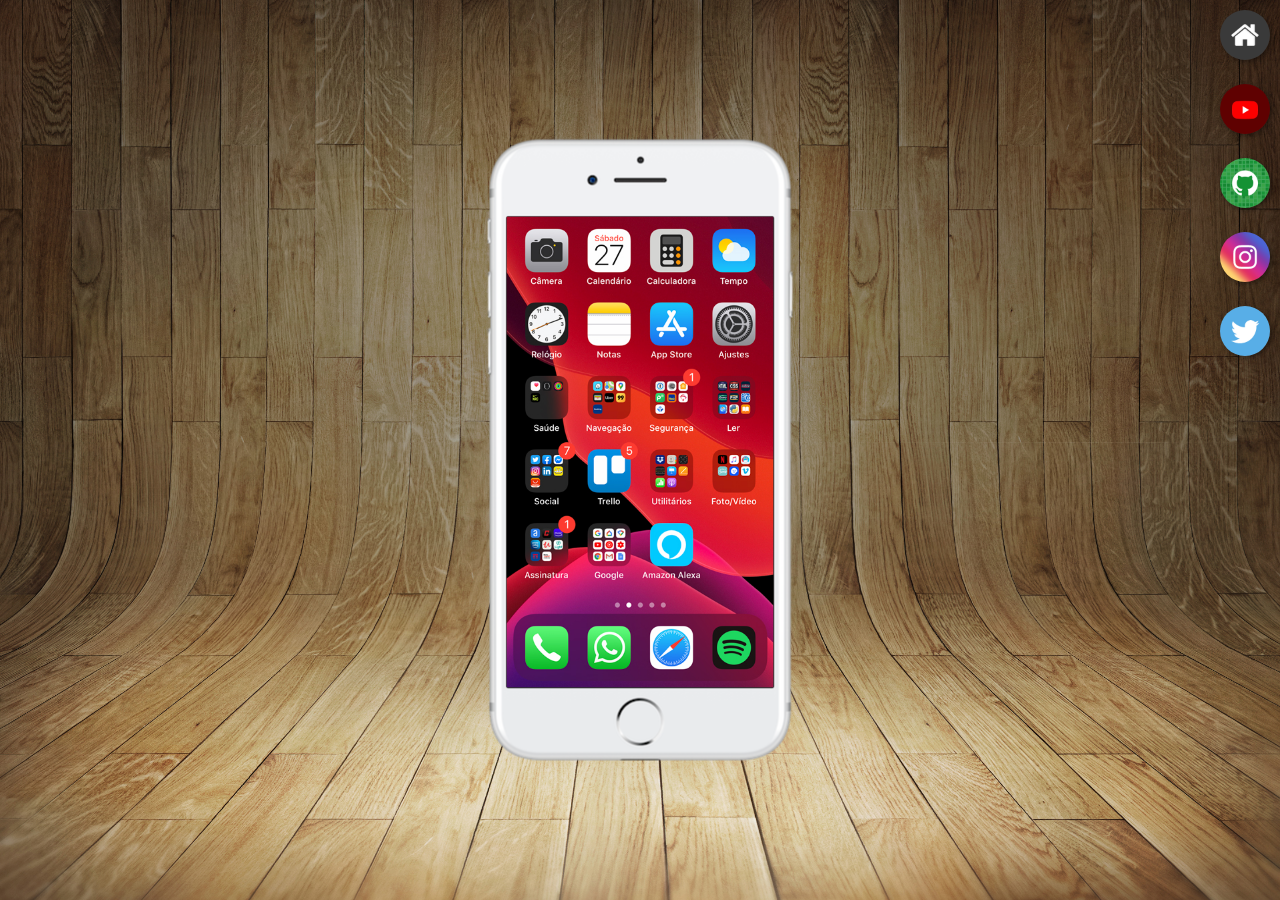
<file: index.html>
<!DOCTYPE html>
<html lang="pt-br">
<head>
    <meta charset="UTF-8">
    <meta name="viewport" content="width=device-width, initial-scale=1.0">
    <link rel="shortcut icon" href="favicon.ico" type="image/x-icon">
    <link rel="stylesheet" href="estilo/style.css">
    <title>Projeto Redes Sociais</title>
</head>
<body>
    <main>
        <section id="telefone">
            <iframe src="home.html" name="tela" id="tela" frameborder="0"> Seu navegador não é compatível com este recurso.</iframe>
            
        </section>
        <section id="redes-sociais">
            <a href="home.html" target="tela"><img src="imagens/logo-home.jpg" alt="Home"></a><br>
            <a href="youtube.html" target="tela"><img src="imagens/logo-youtube.jpg" alt="Youtube"></a><br>
            <a href="github.html" target="tela"><img src="imagens/logo-github.jpg" alt="GitHub"></a><br>
            <a href="instagram.html" target="tela"><img src="imagens/logo-instagram.jpg" alt="Instagram"></a><br>
            <a href="twitter.html" target="tela"><img src="imagens/logo-twitter.jpg" alt="Twitter"></a><br>
            

        </section>
    </main>
    
</body>
</html>
</file>
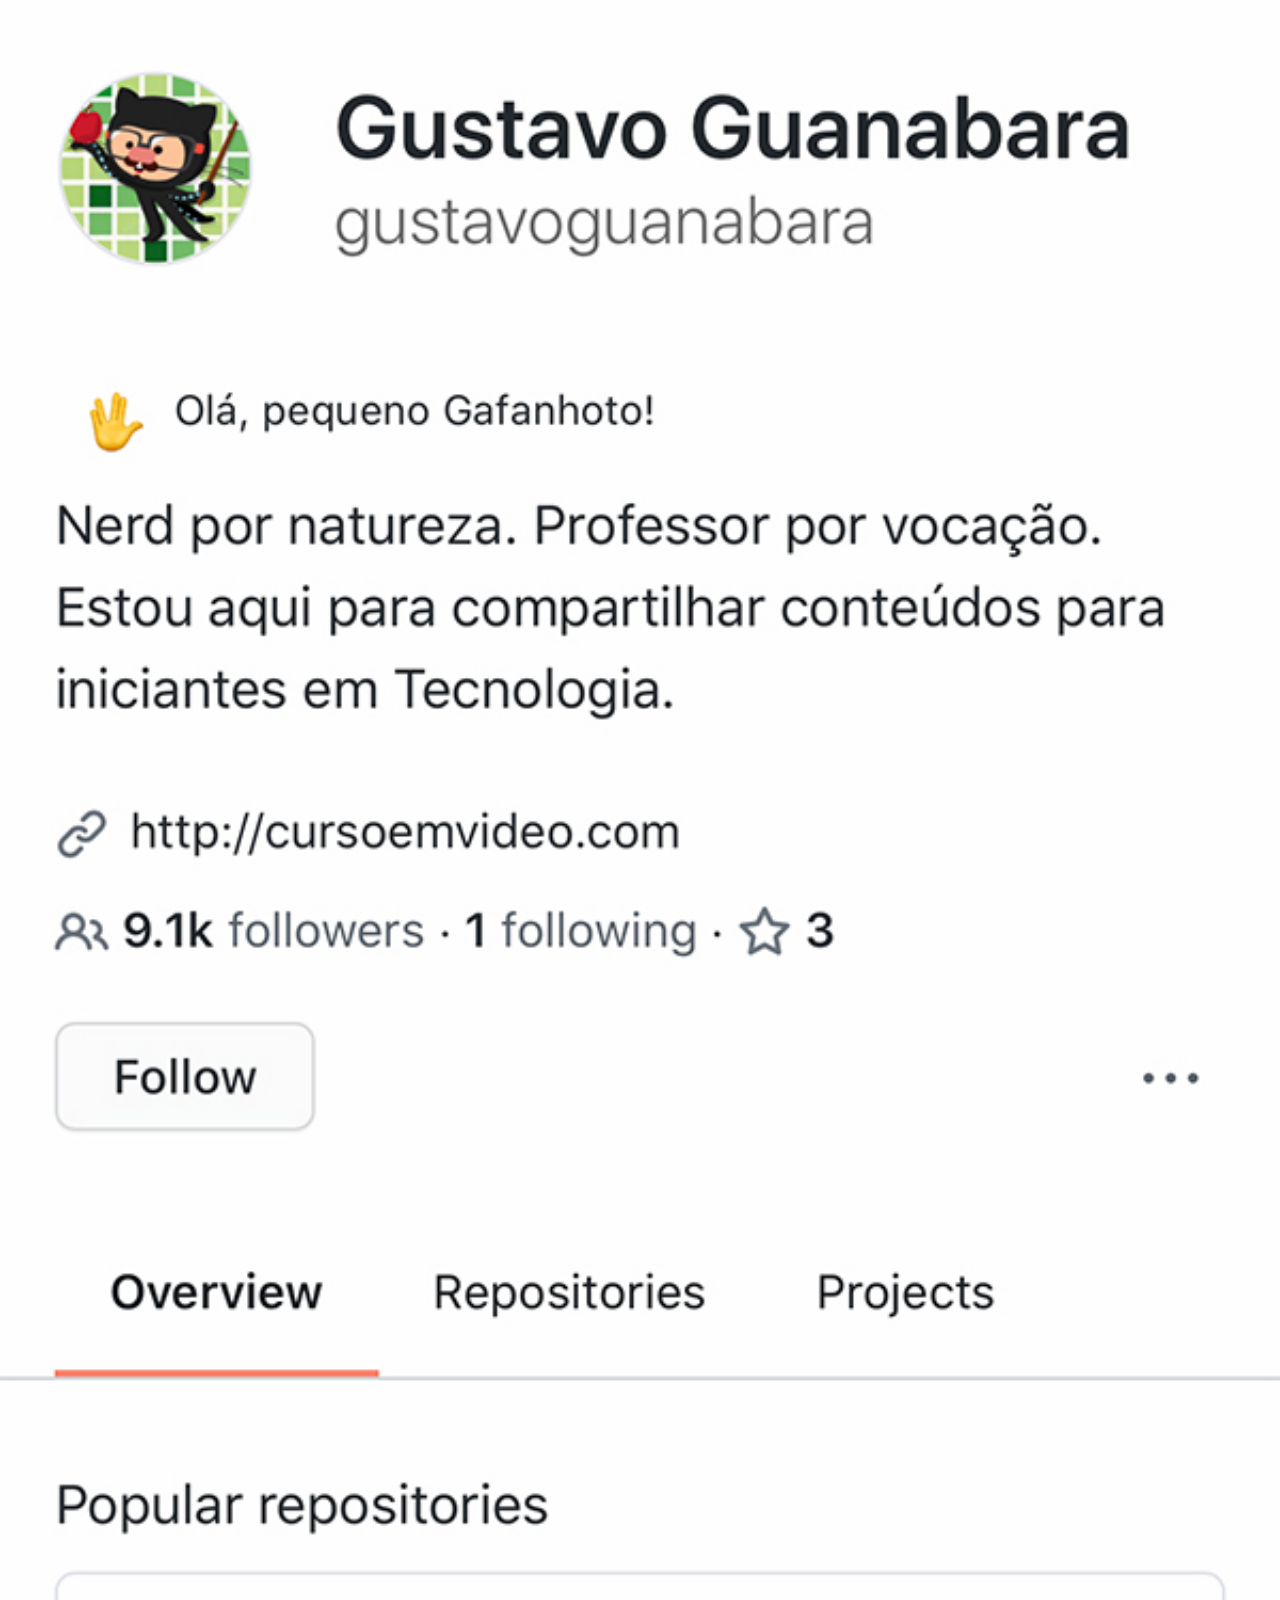
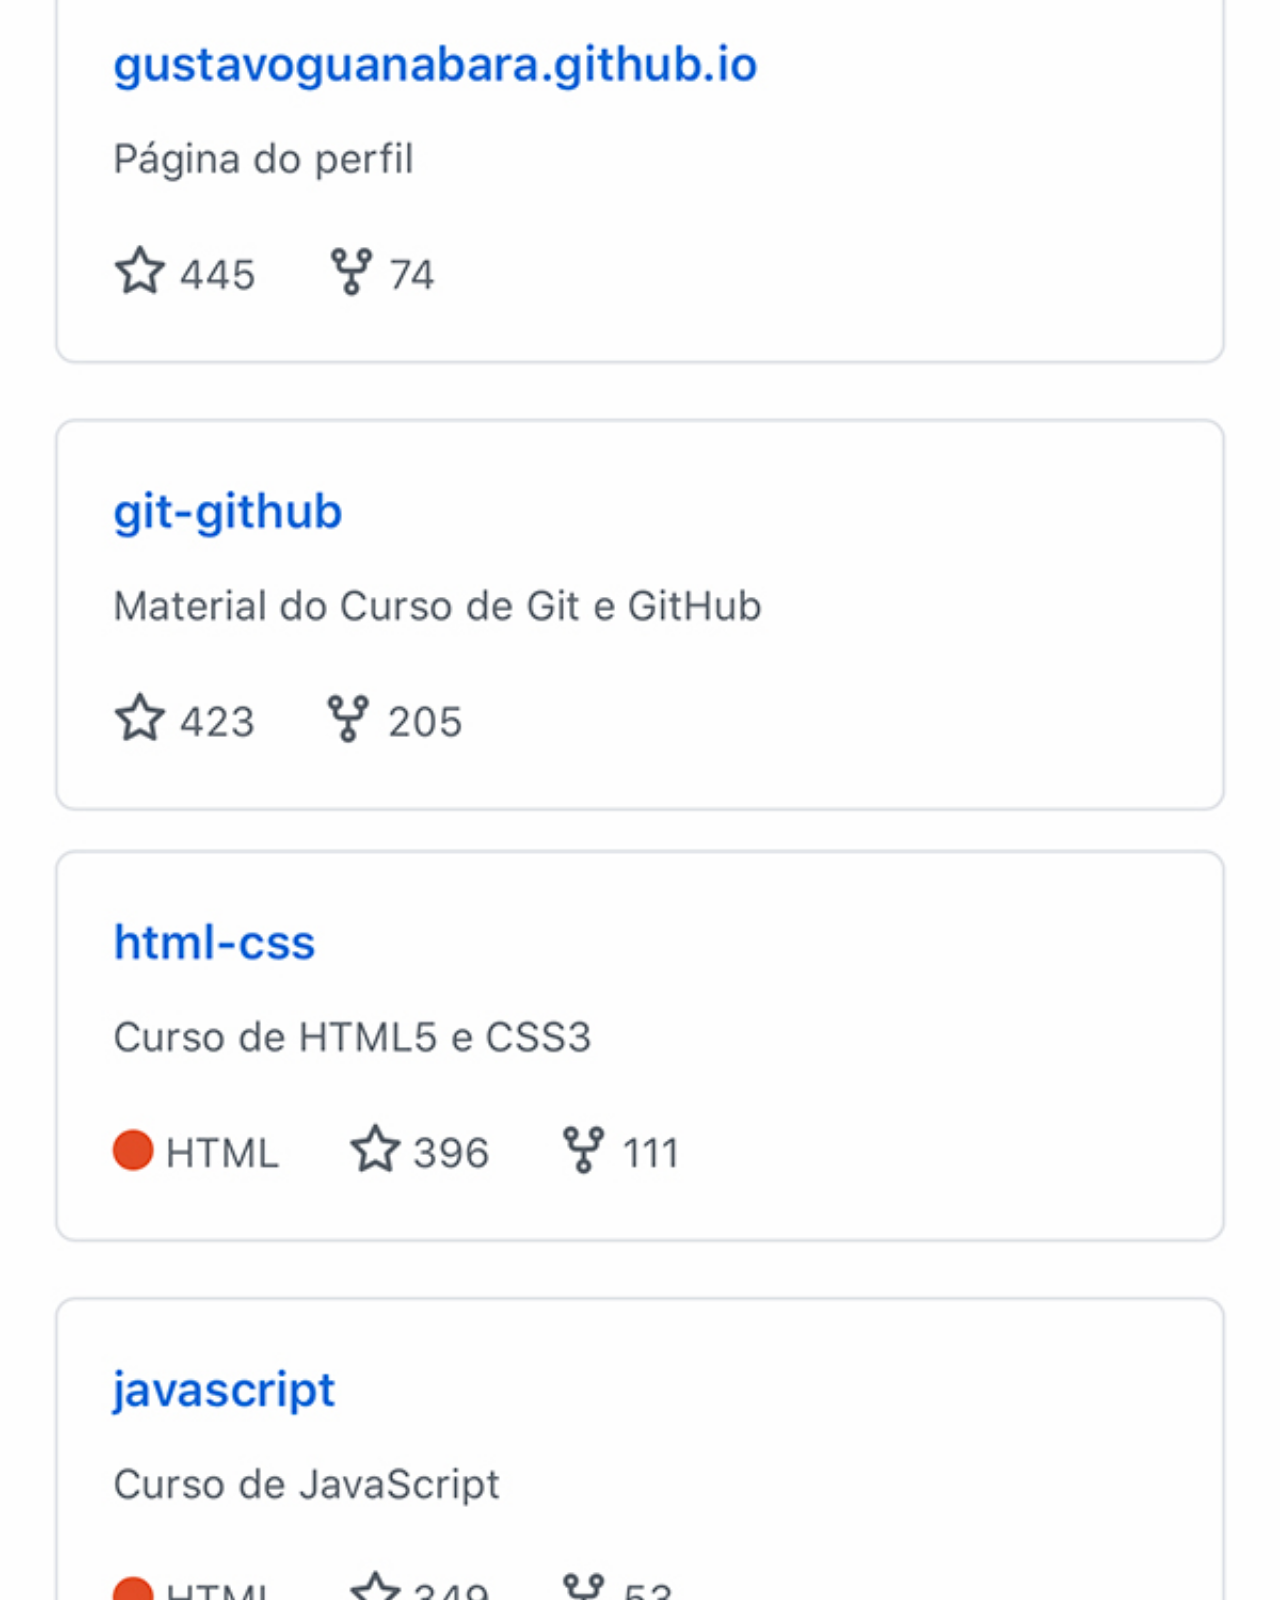
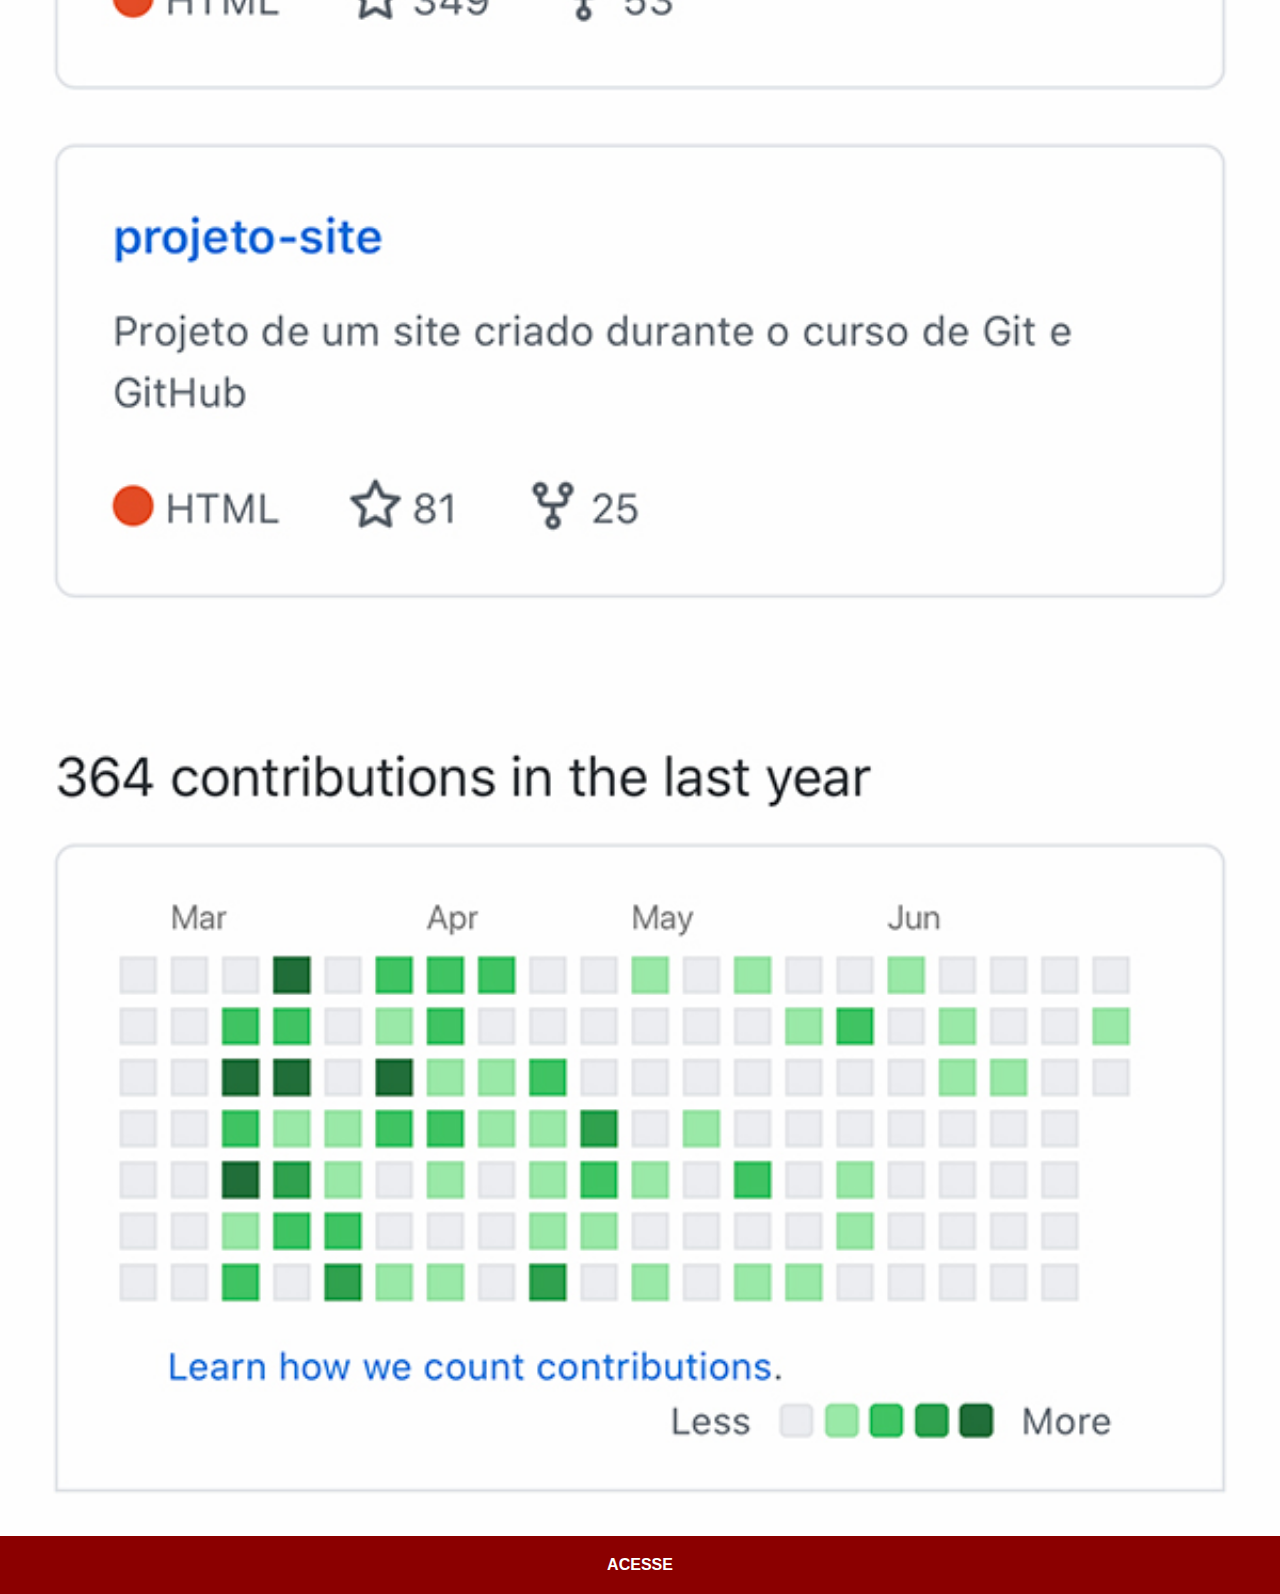
<file: github.html>
<!DOCTYPE html>
<html lang="pt-br">
<head>
    <meta charset="UTF-8">
    <meta name="viewport" content="width=device-width, initial-scale=1.0">
    <title>GitHub</title>
    <link rel="stylesheet" href="estilo/social.css">
</head>
<body>
    <img src="imagens/tela-github.jpg" alt="GitHub">
    <a href="https://github.com/gustavoguanabara/" target="_blank">ACESSE</a>
    
</body>
</html>
</file>
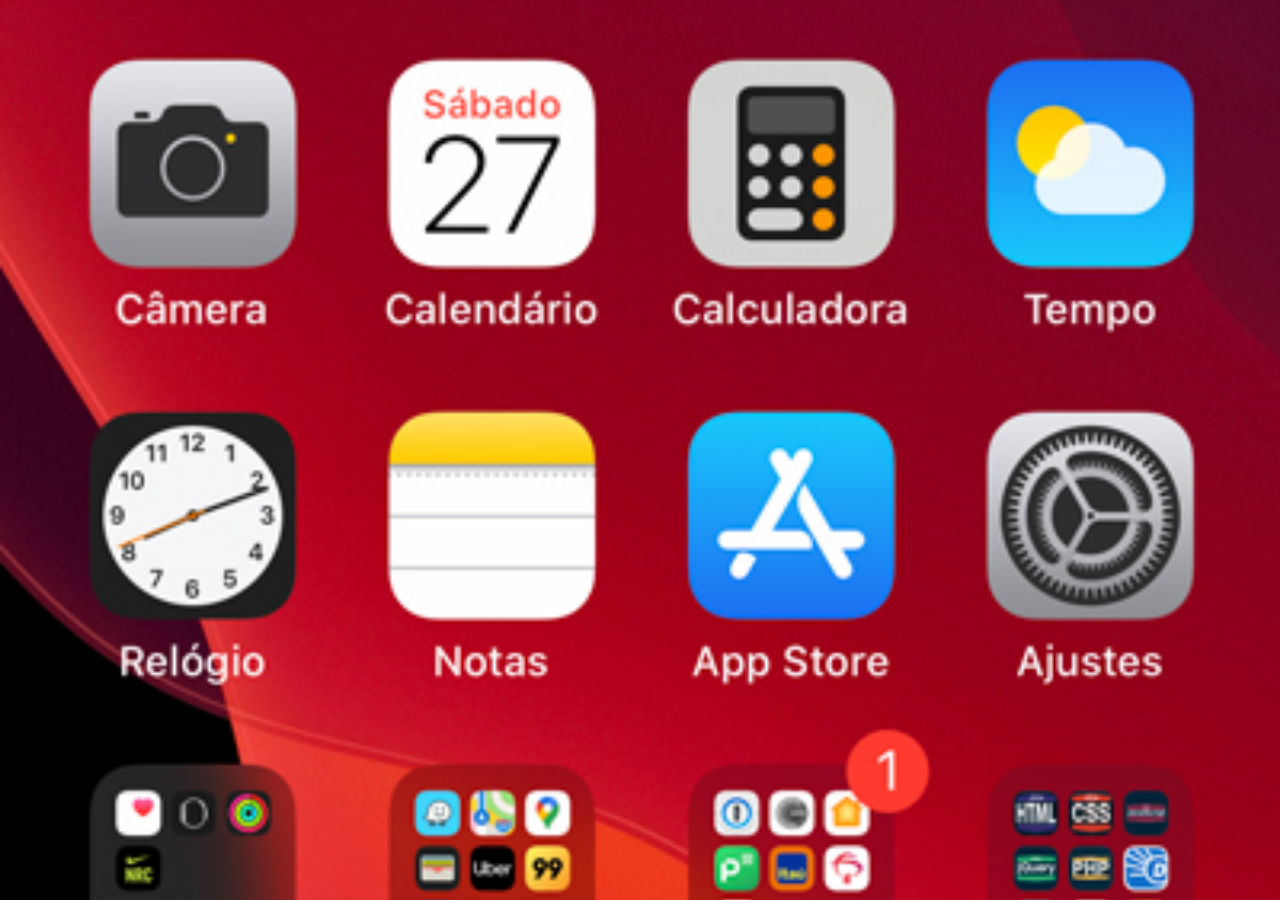
<file: home.html>
<!DOCTYPE html>
<html lang="pt-br">
<head>
    <meta charset="UTF-8">
    <meta name="viewport" content="width=device-width, initial-scale=1.0">
    <title>Home</title>
</head>
<style>
    * {
        margin: 0px;
        padding: 0px;
    }

    body {
     width: 100vw;
     height: 100vh;
     background: black url(imagens/tela-home.jpg) no-repeat top center;
     background-size: cover;
    }
</style>
<body>
    
</body>
</html>
</file>
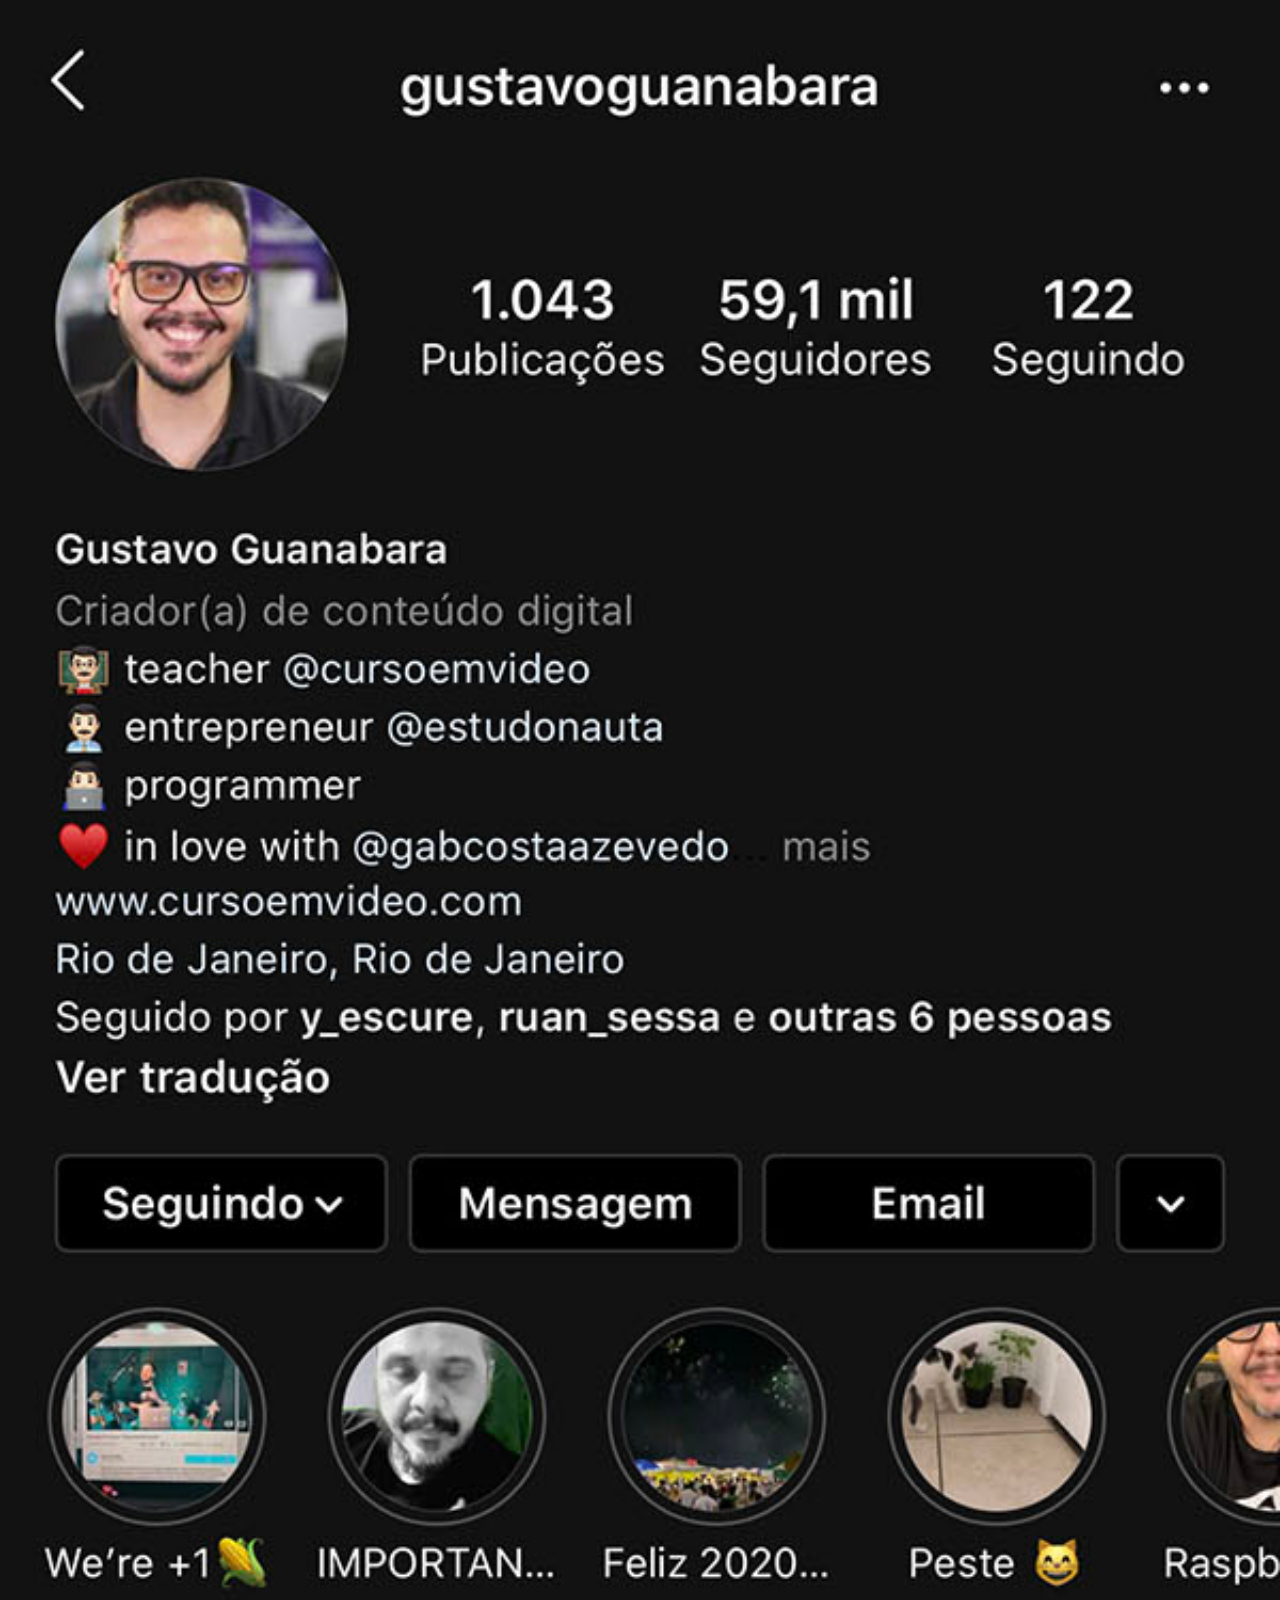
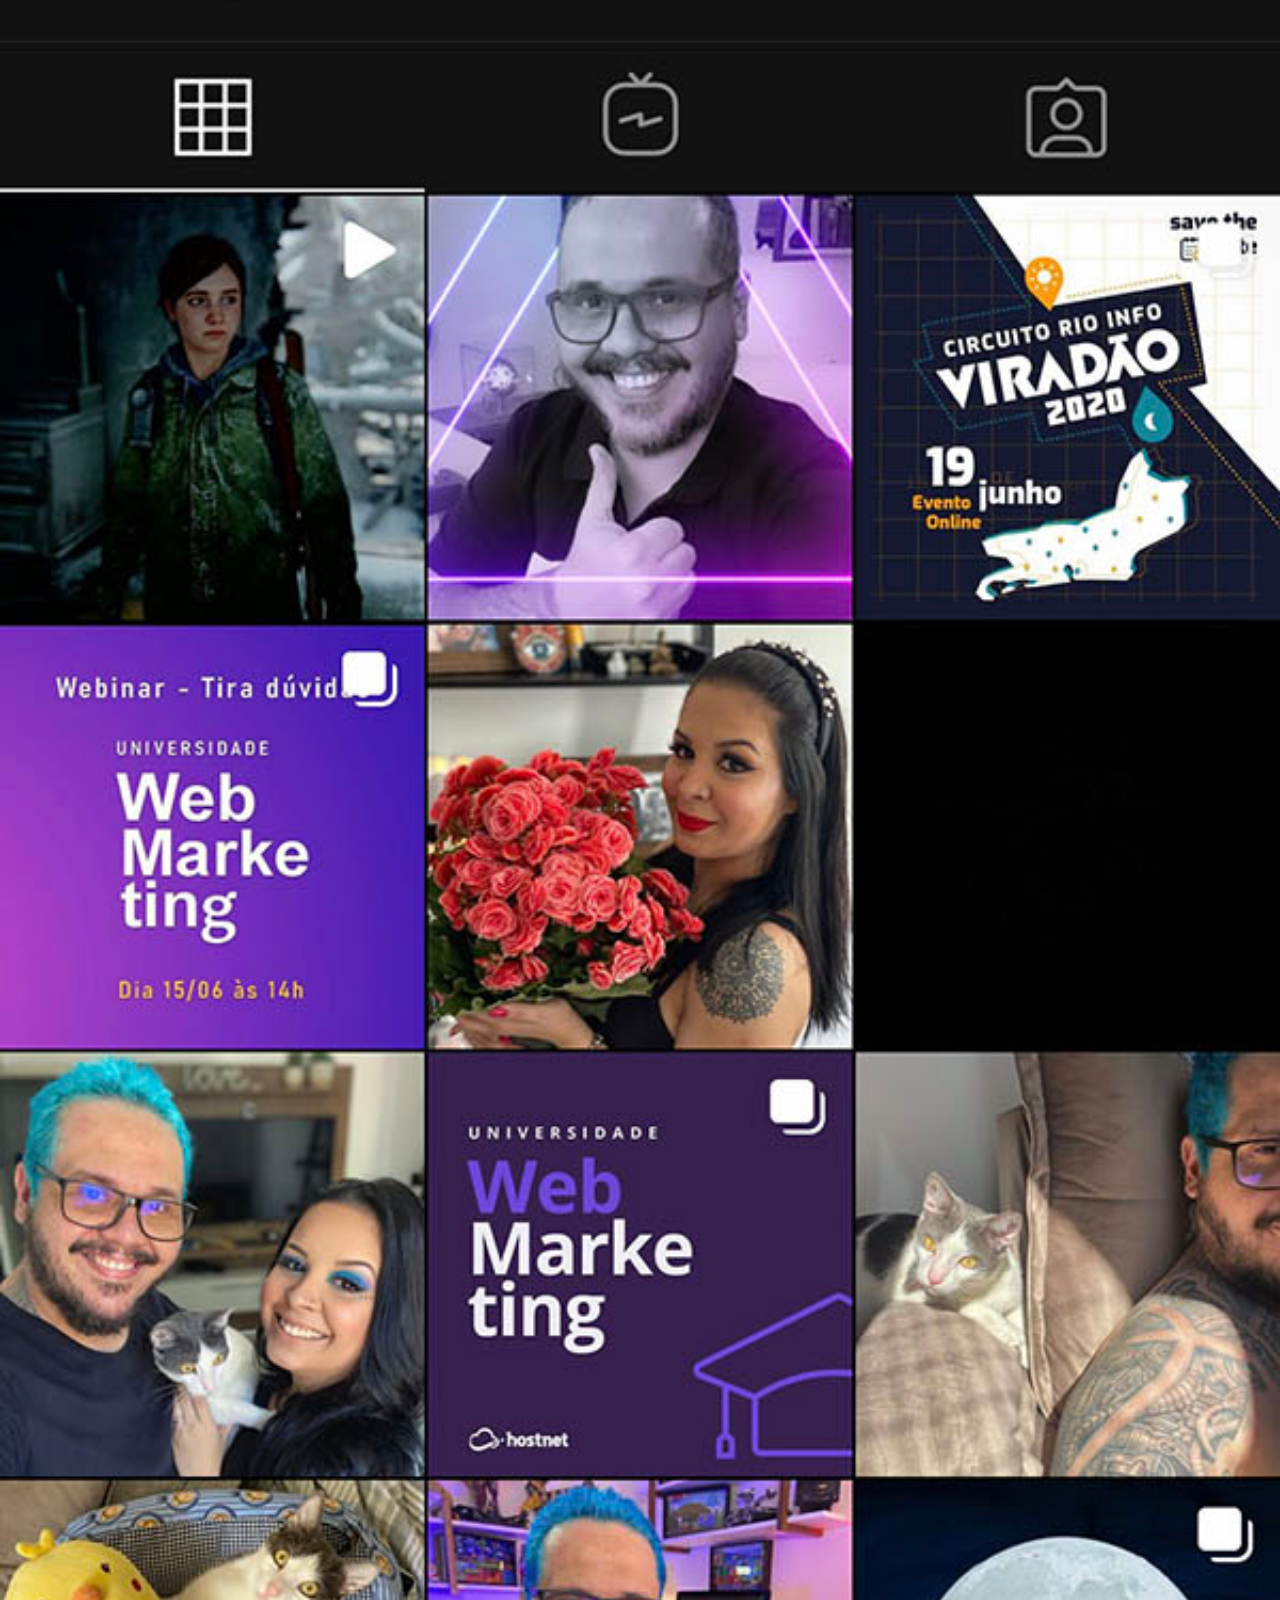
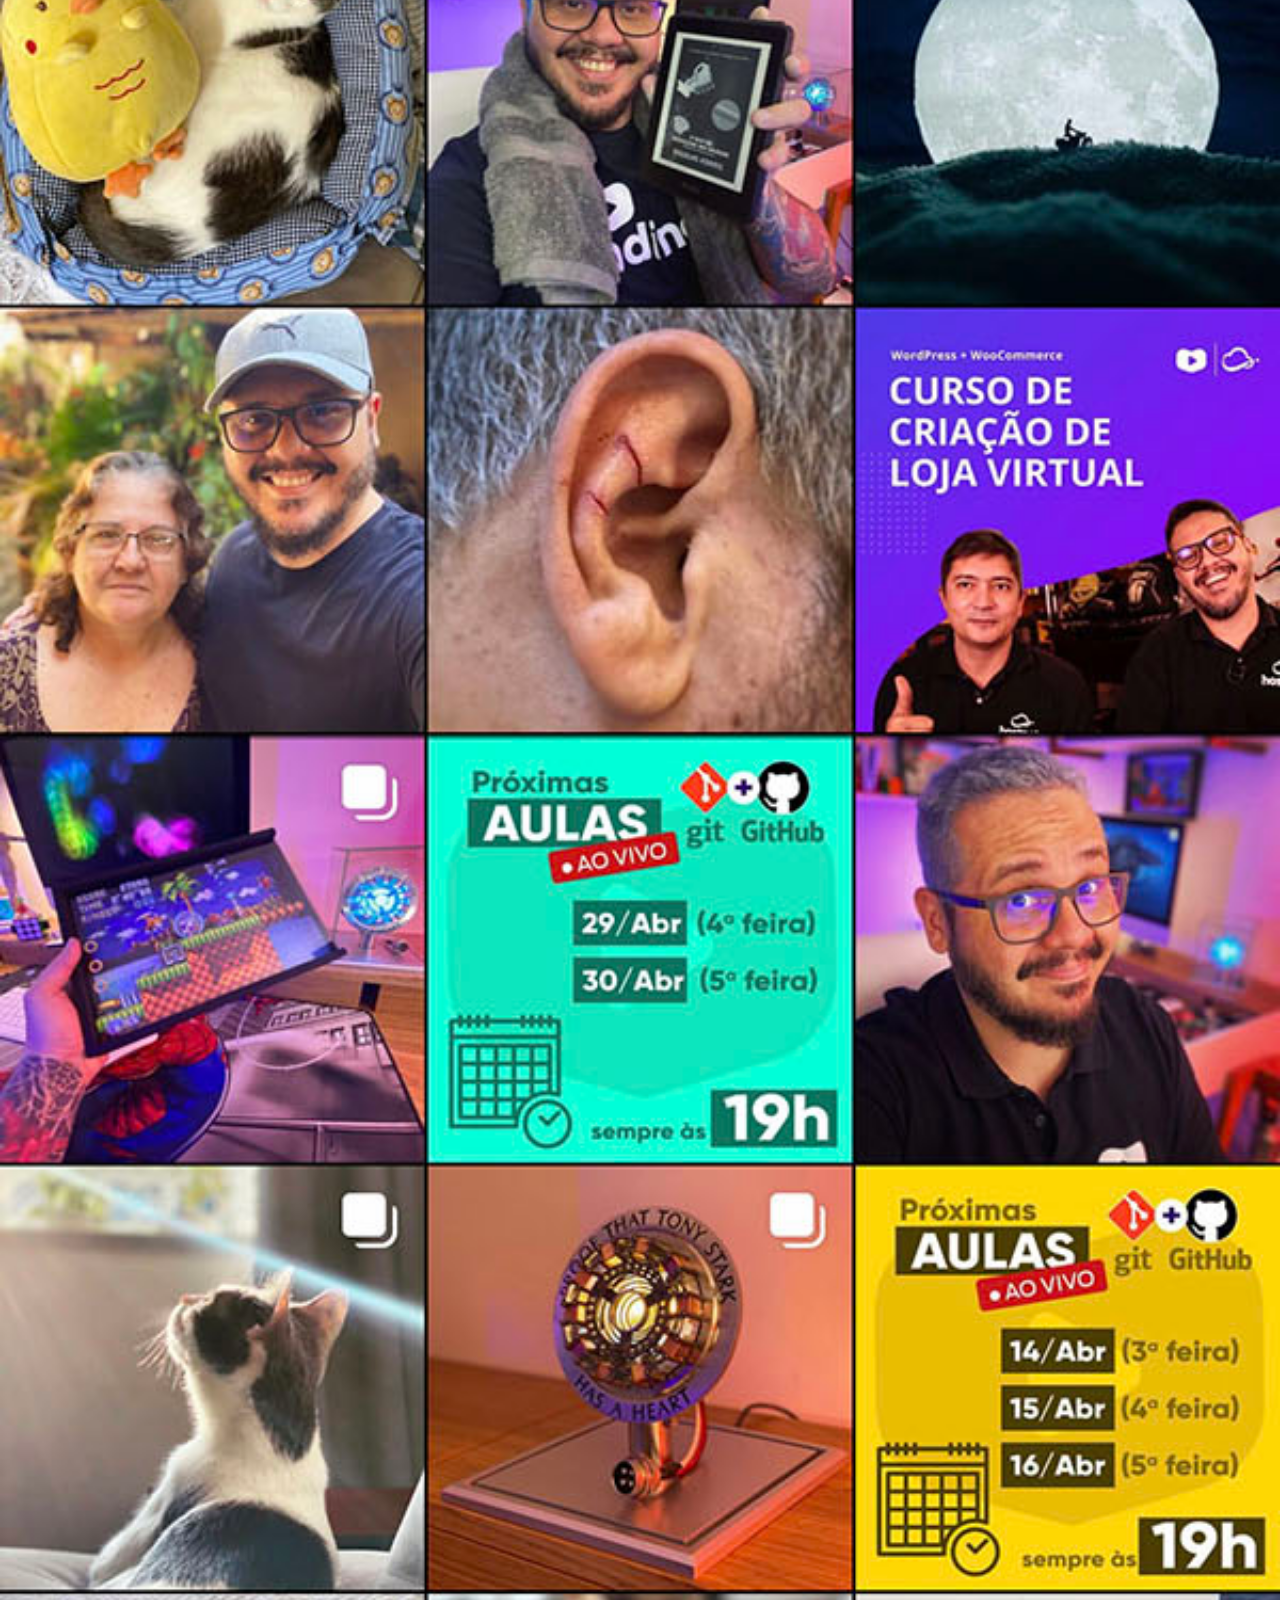
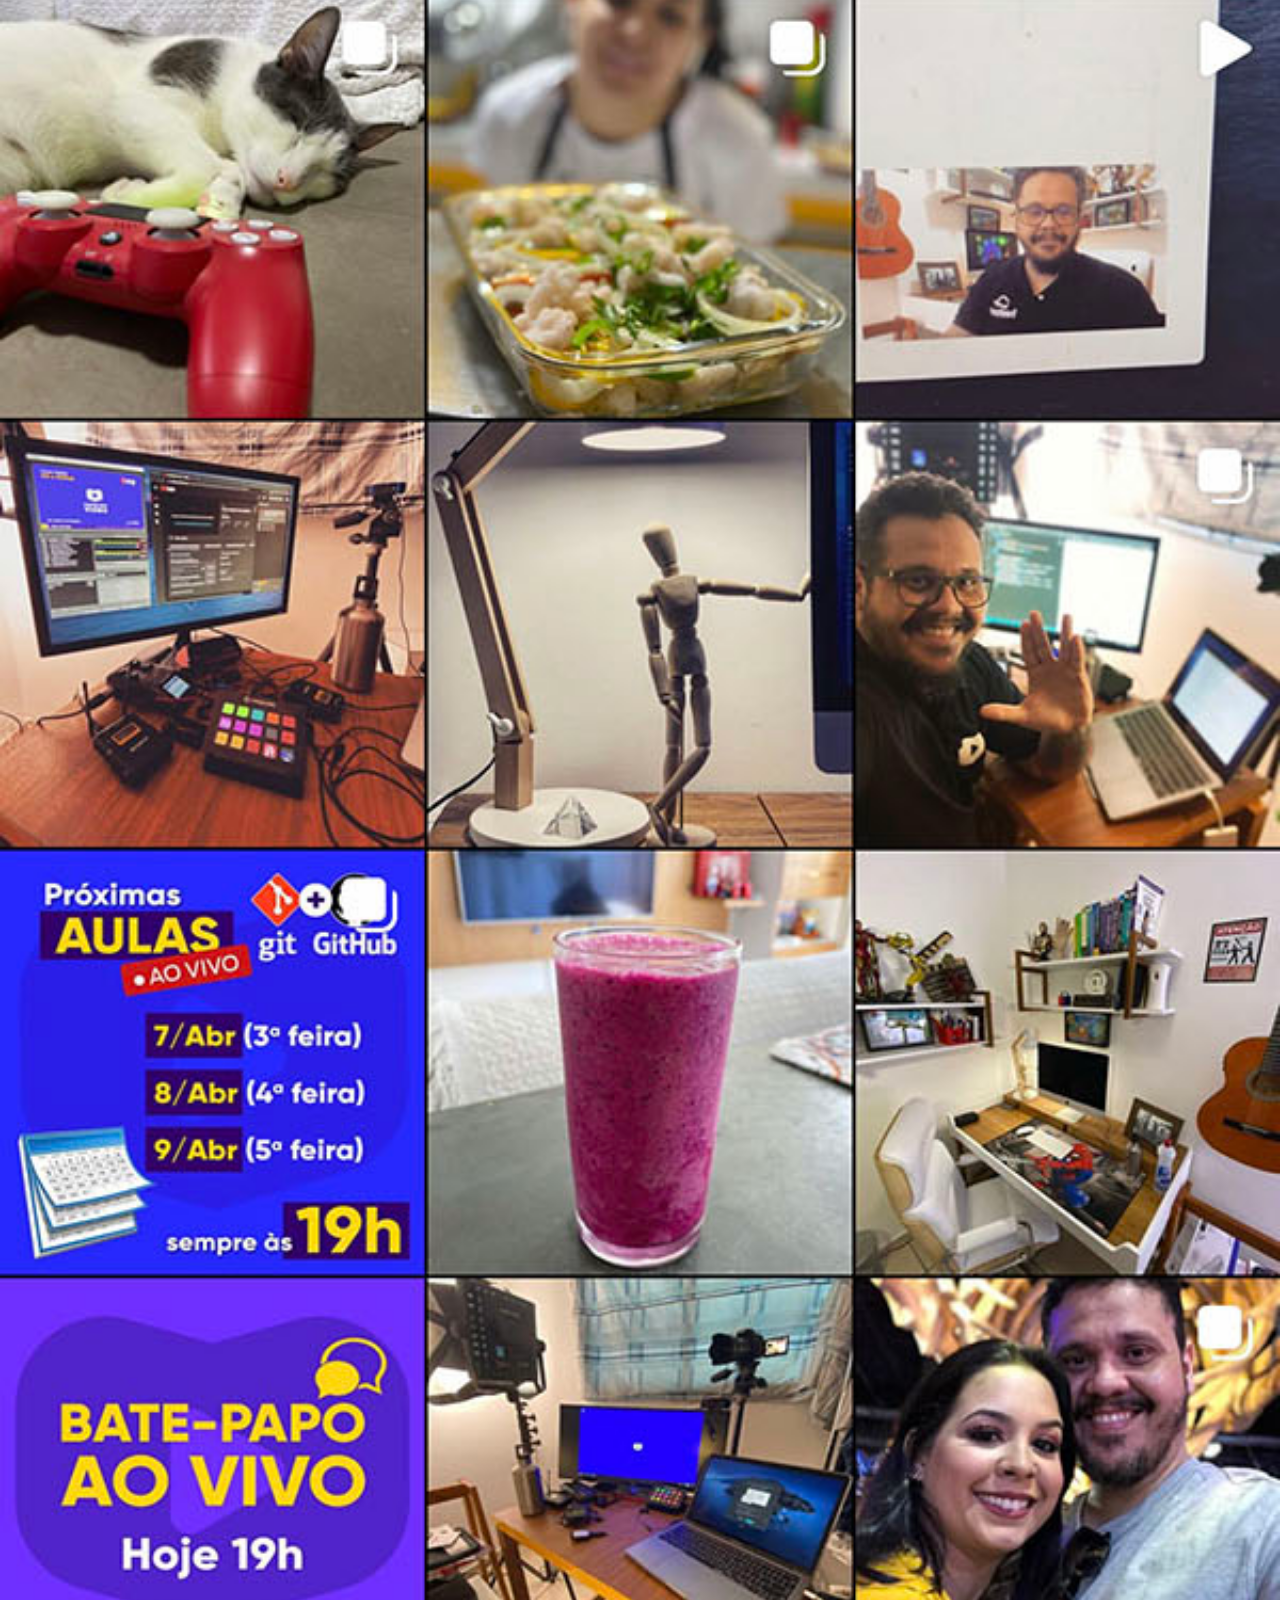
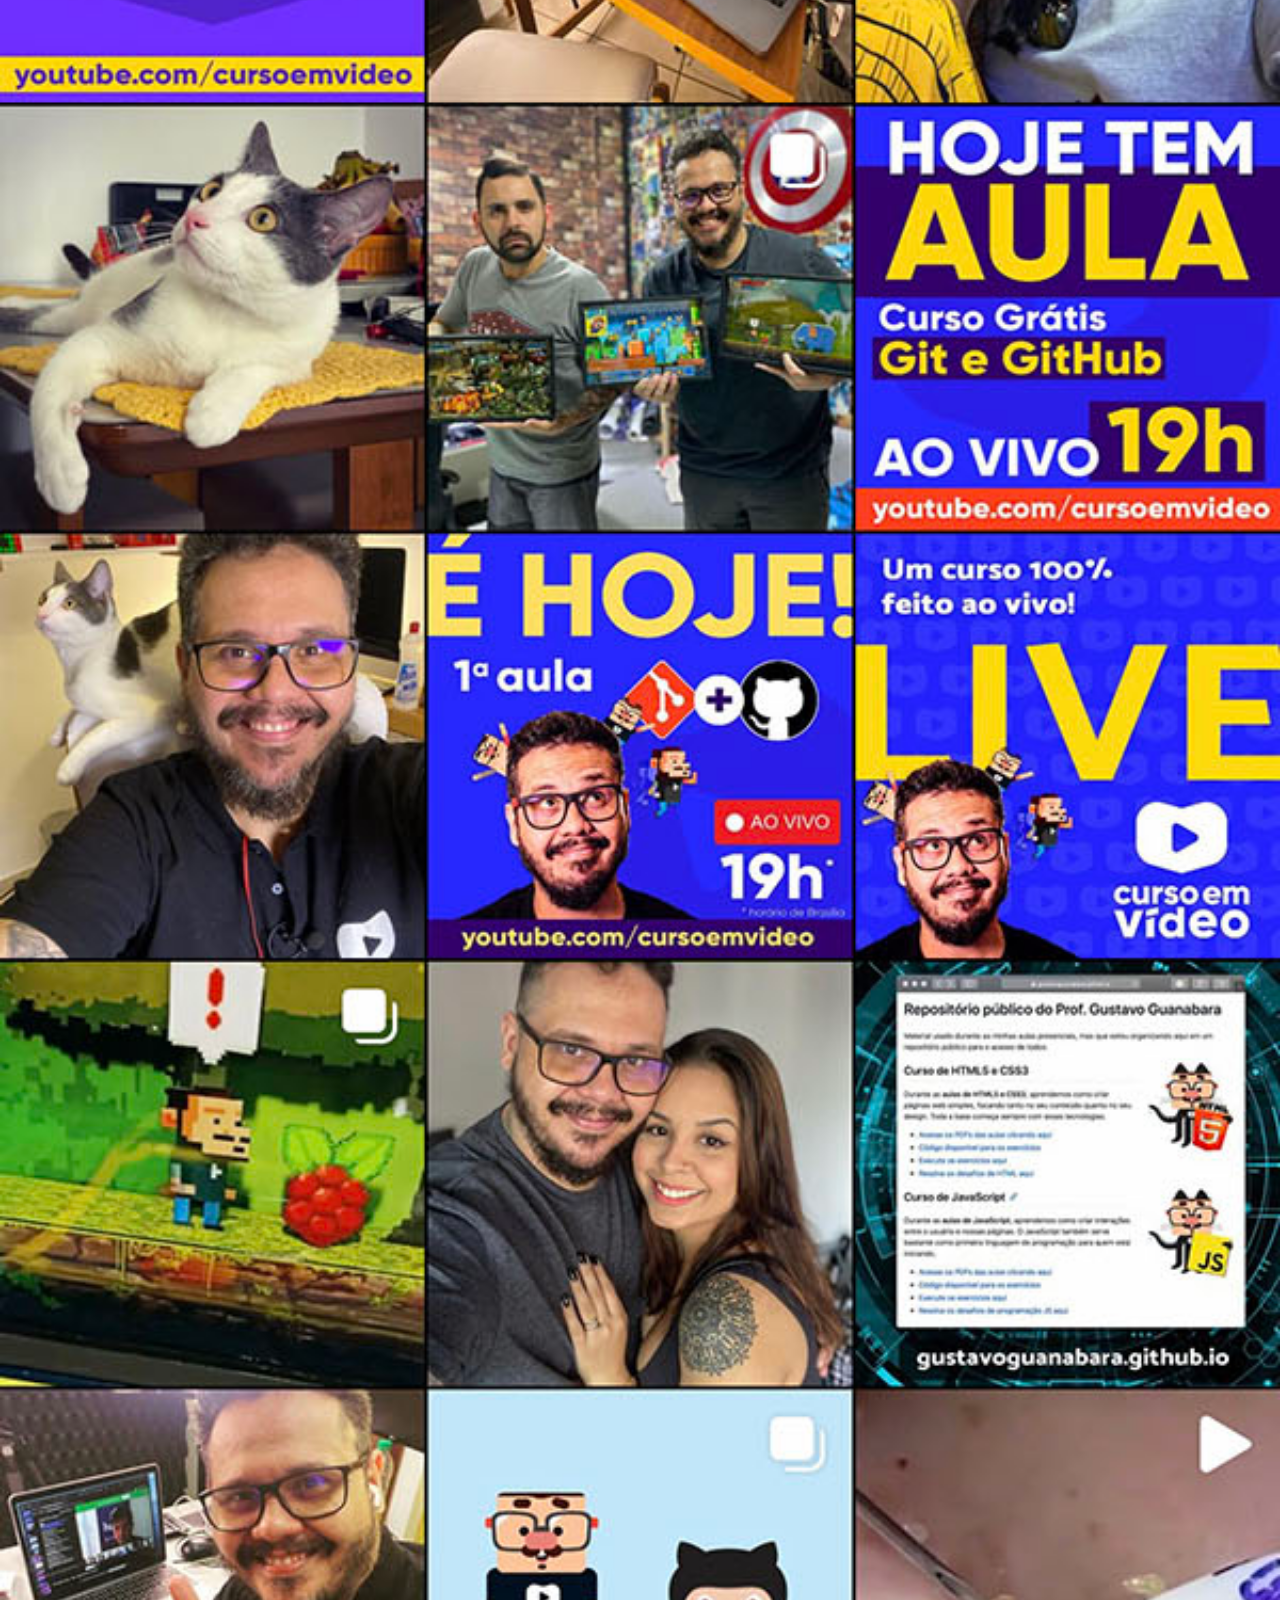
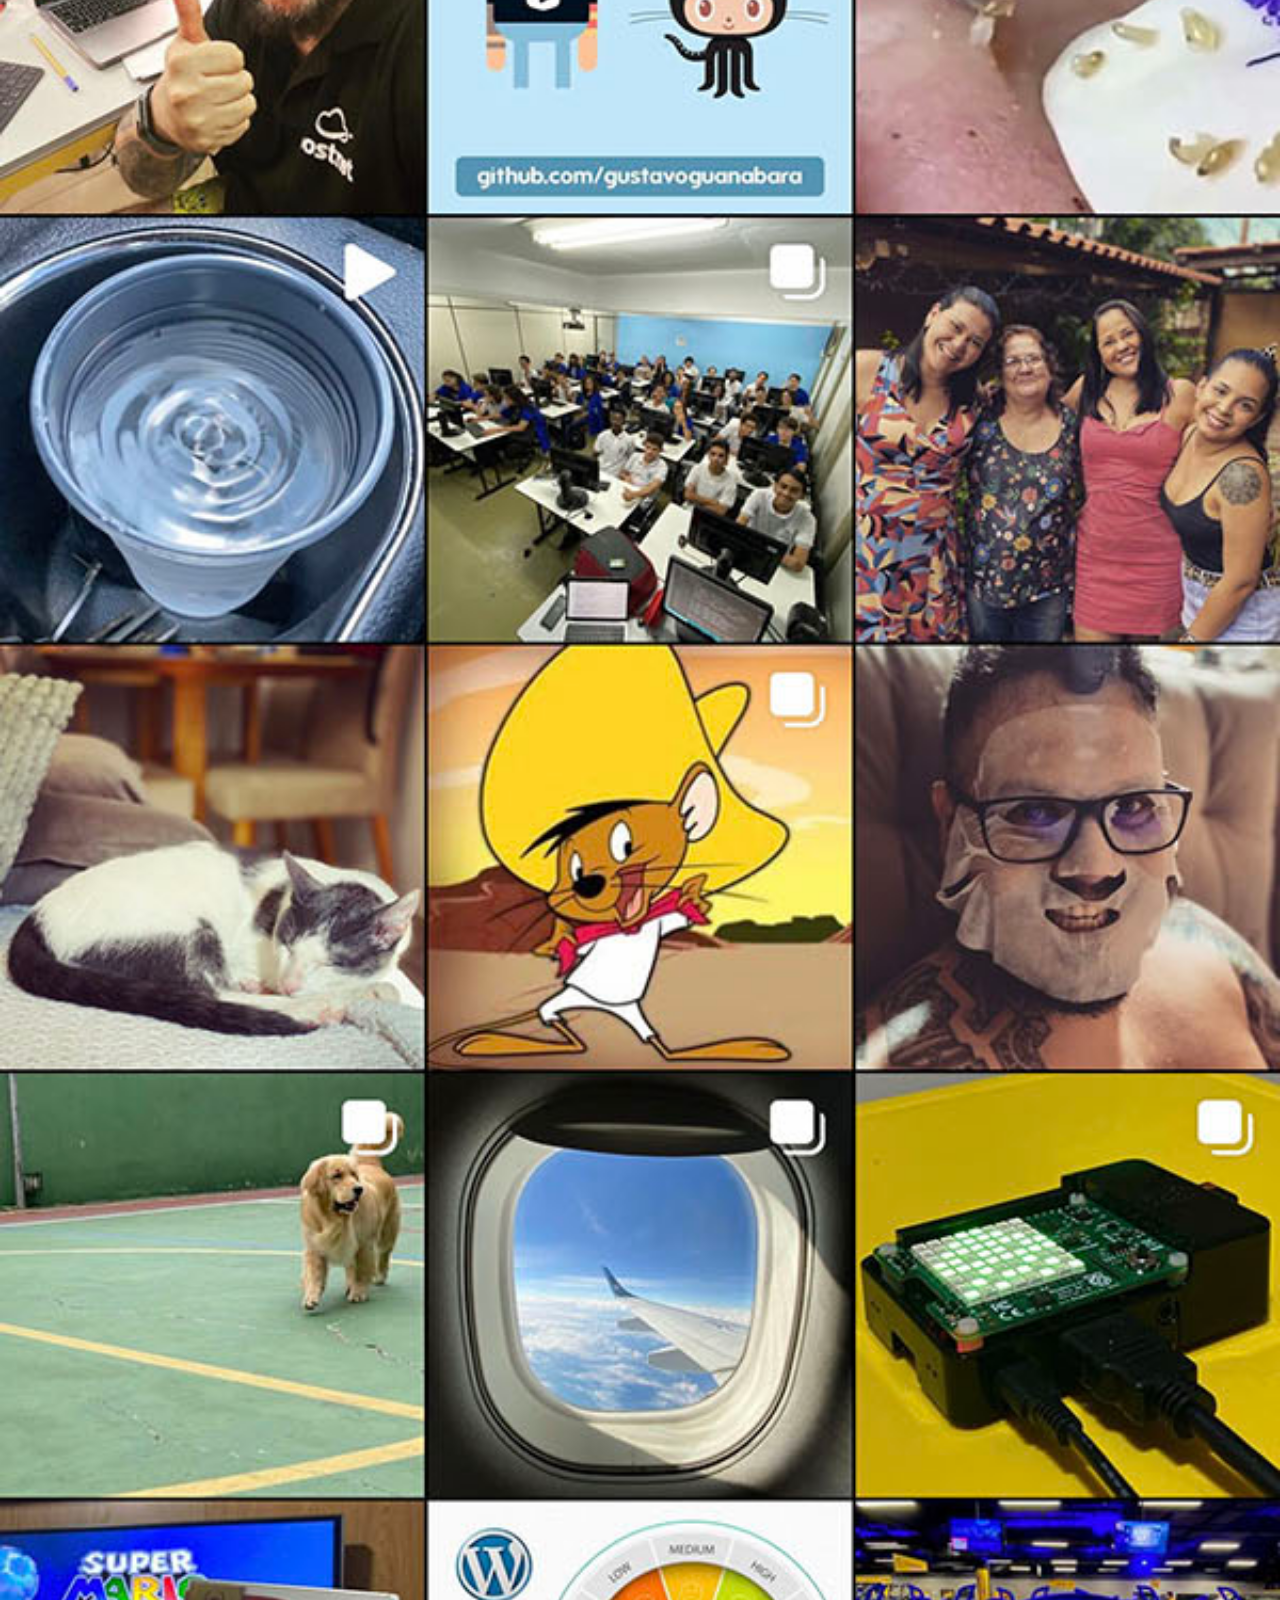
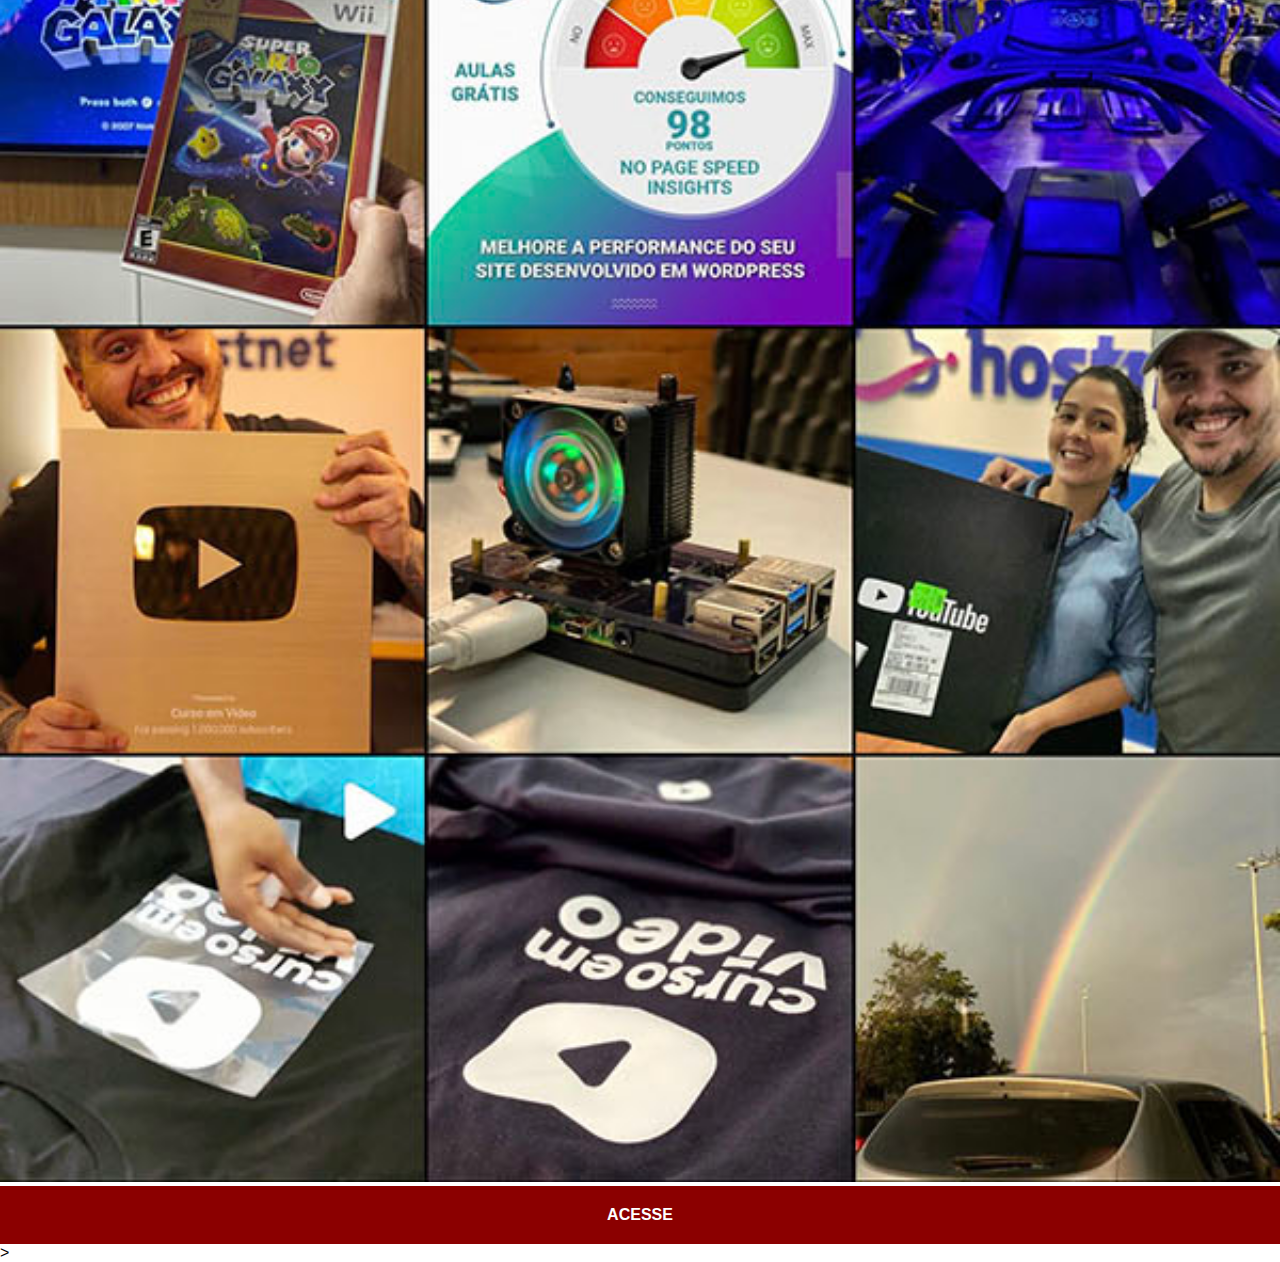
<file: instagram.html>
<!DOCTYPE html>
<html lang="pt-br">
<head>
    <meta charset="UTF-8">
    <meta name="viewport" content="width=device-width, initial-scale=1.0">
    <title>Instagram</title>
    <link rel="stylesheet" href="estilo/social.css">
</head>
<body>
    <img src="imagens/tela-instagram.jpg" alt="Instagram">
    <a href="https://www.instagram.com/gustavoguanabara/" target="_blank">ACESSE</a>>
</body>
</html>
</file>
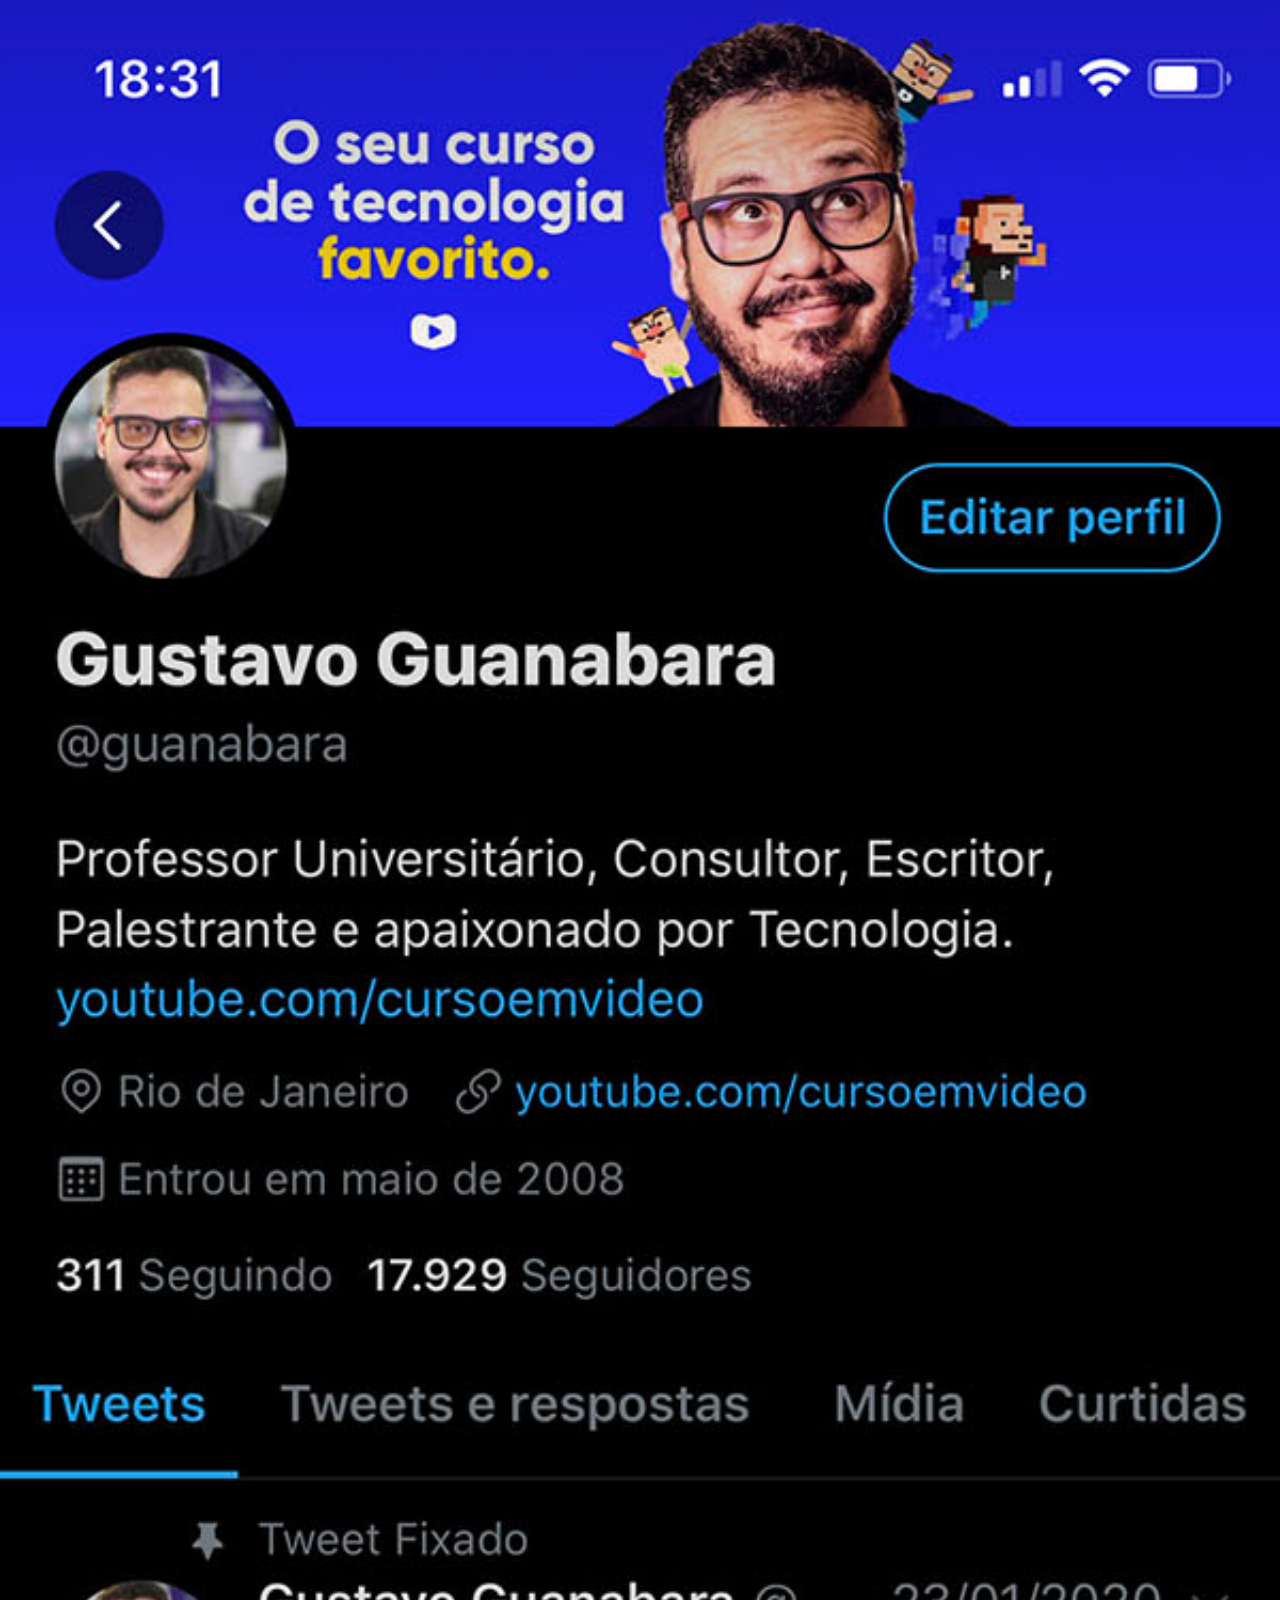
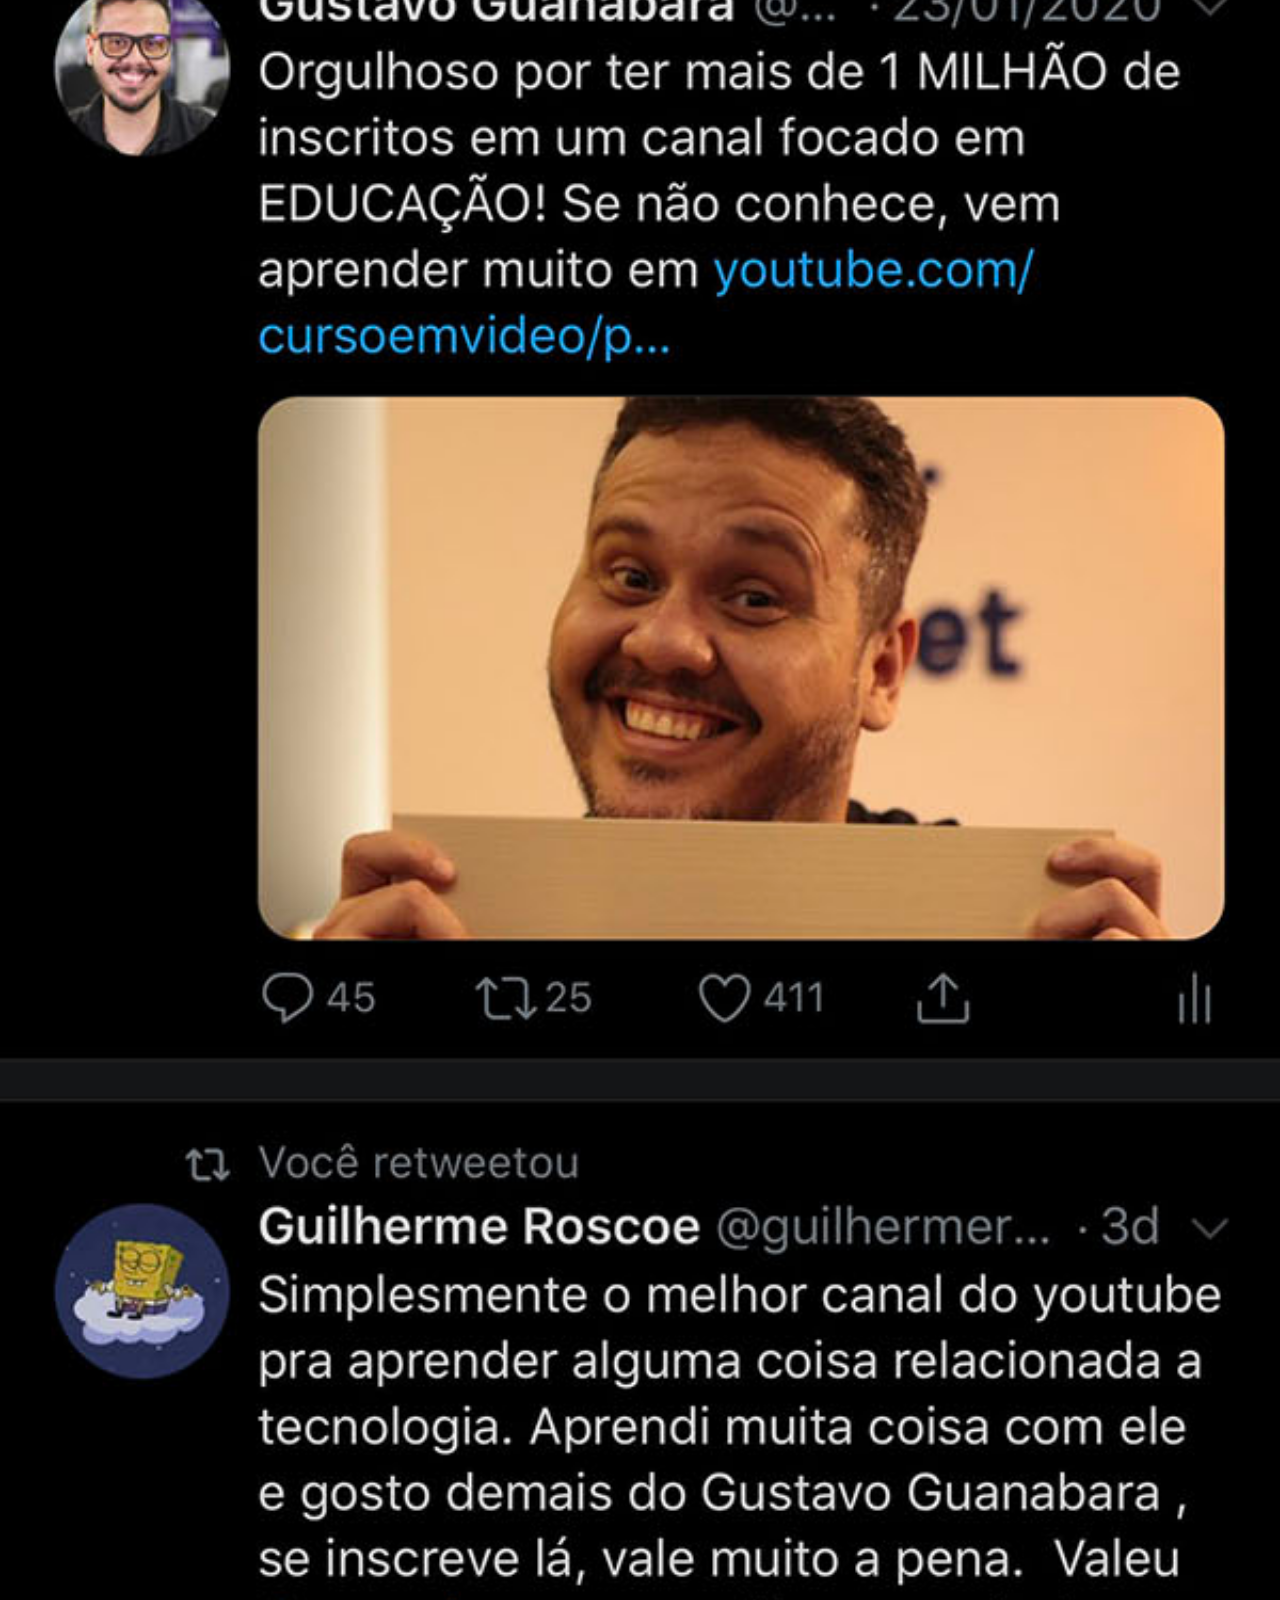
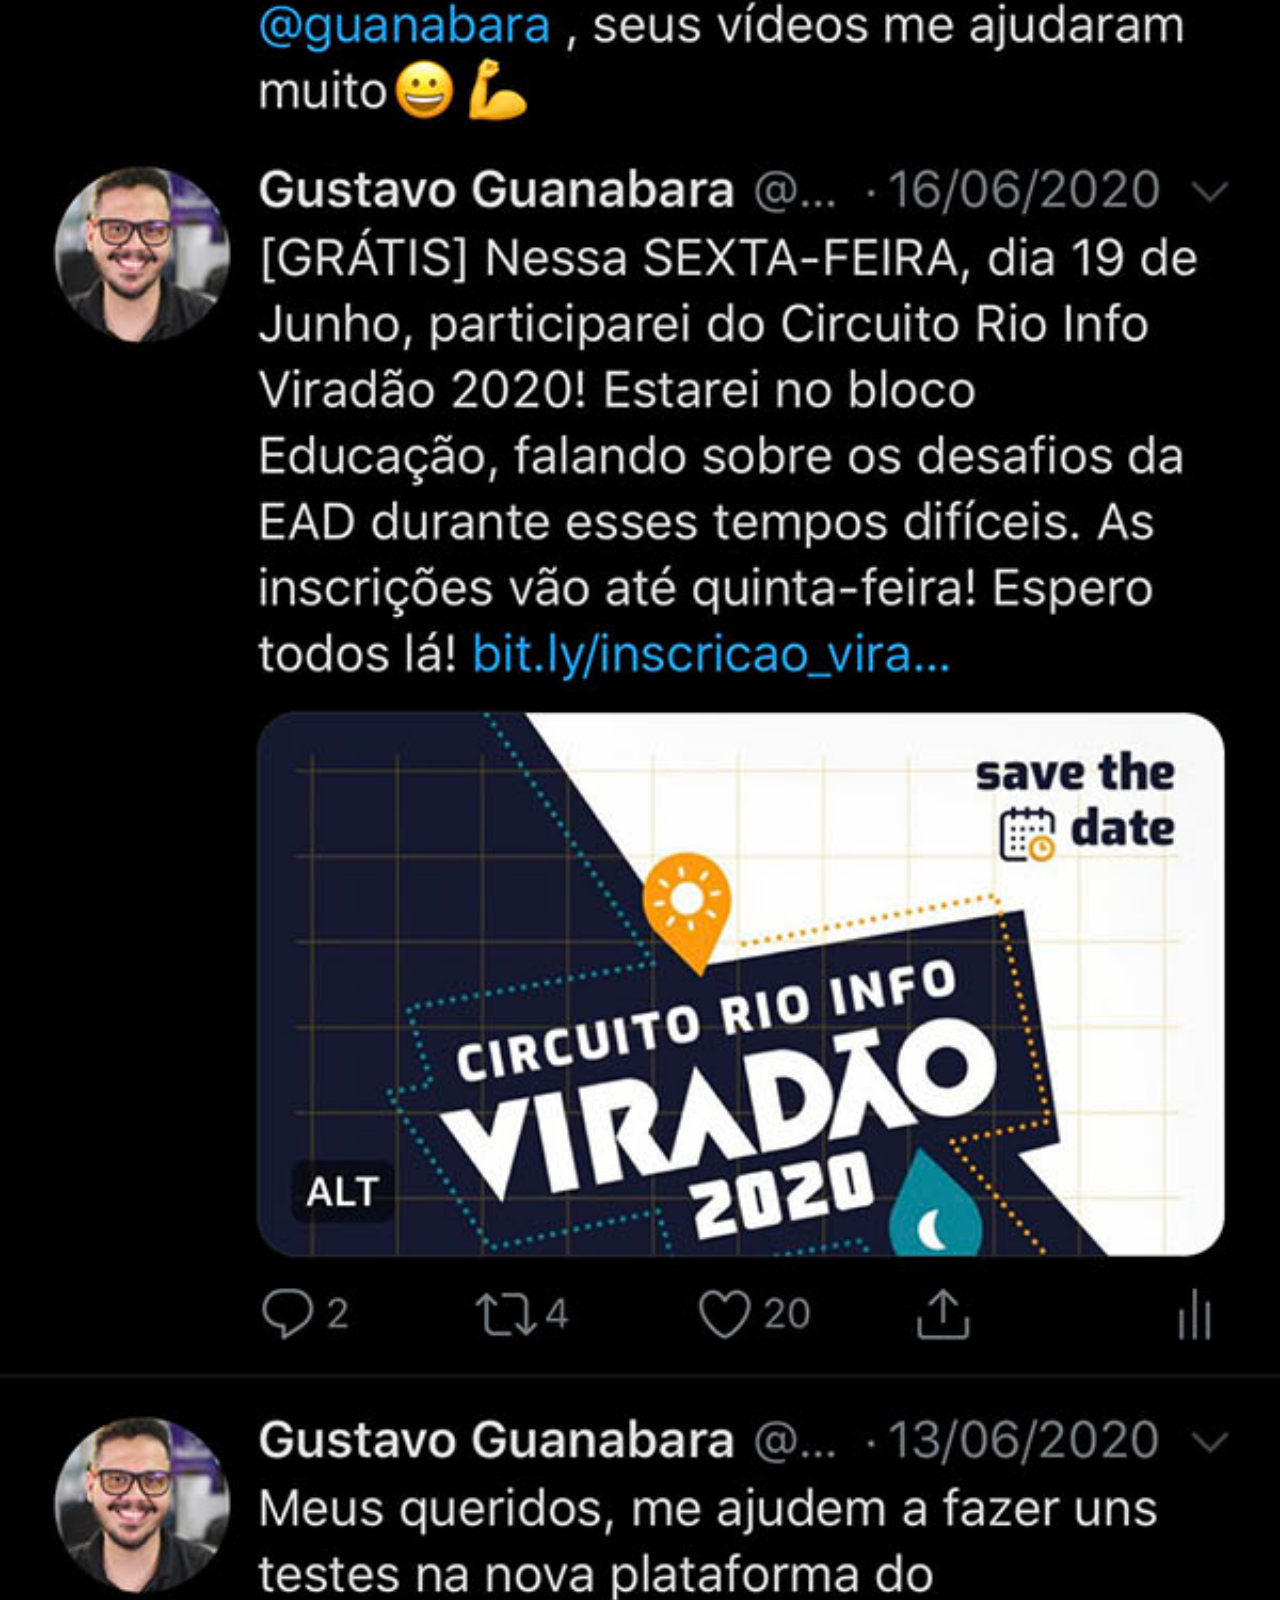
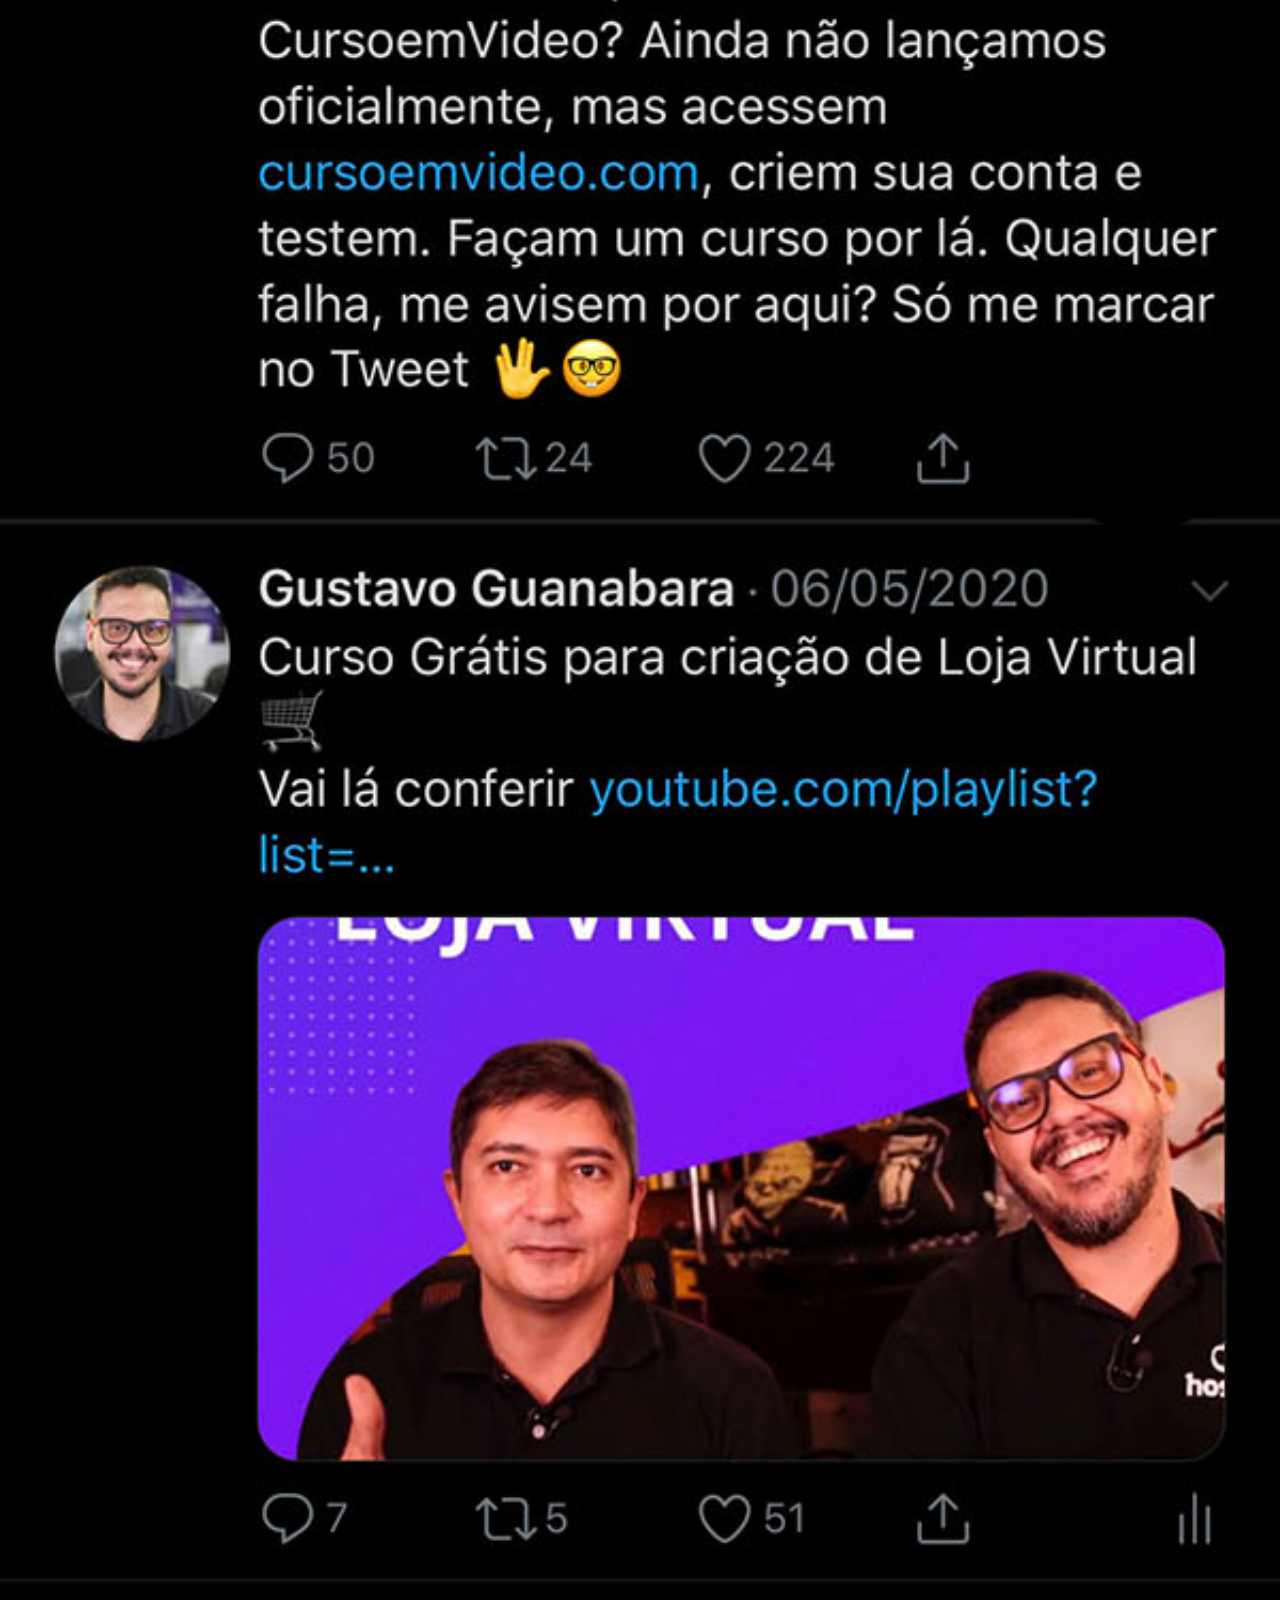
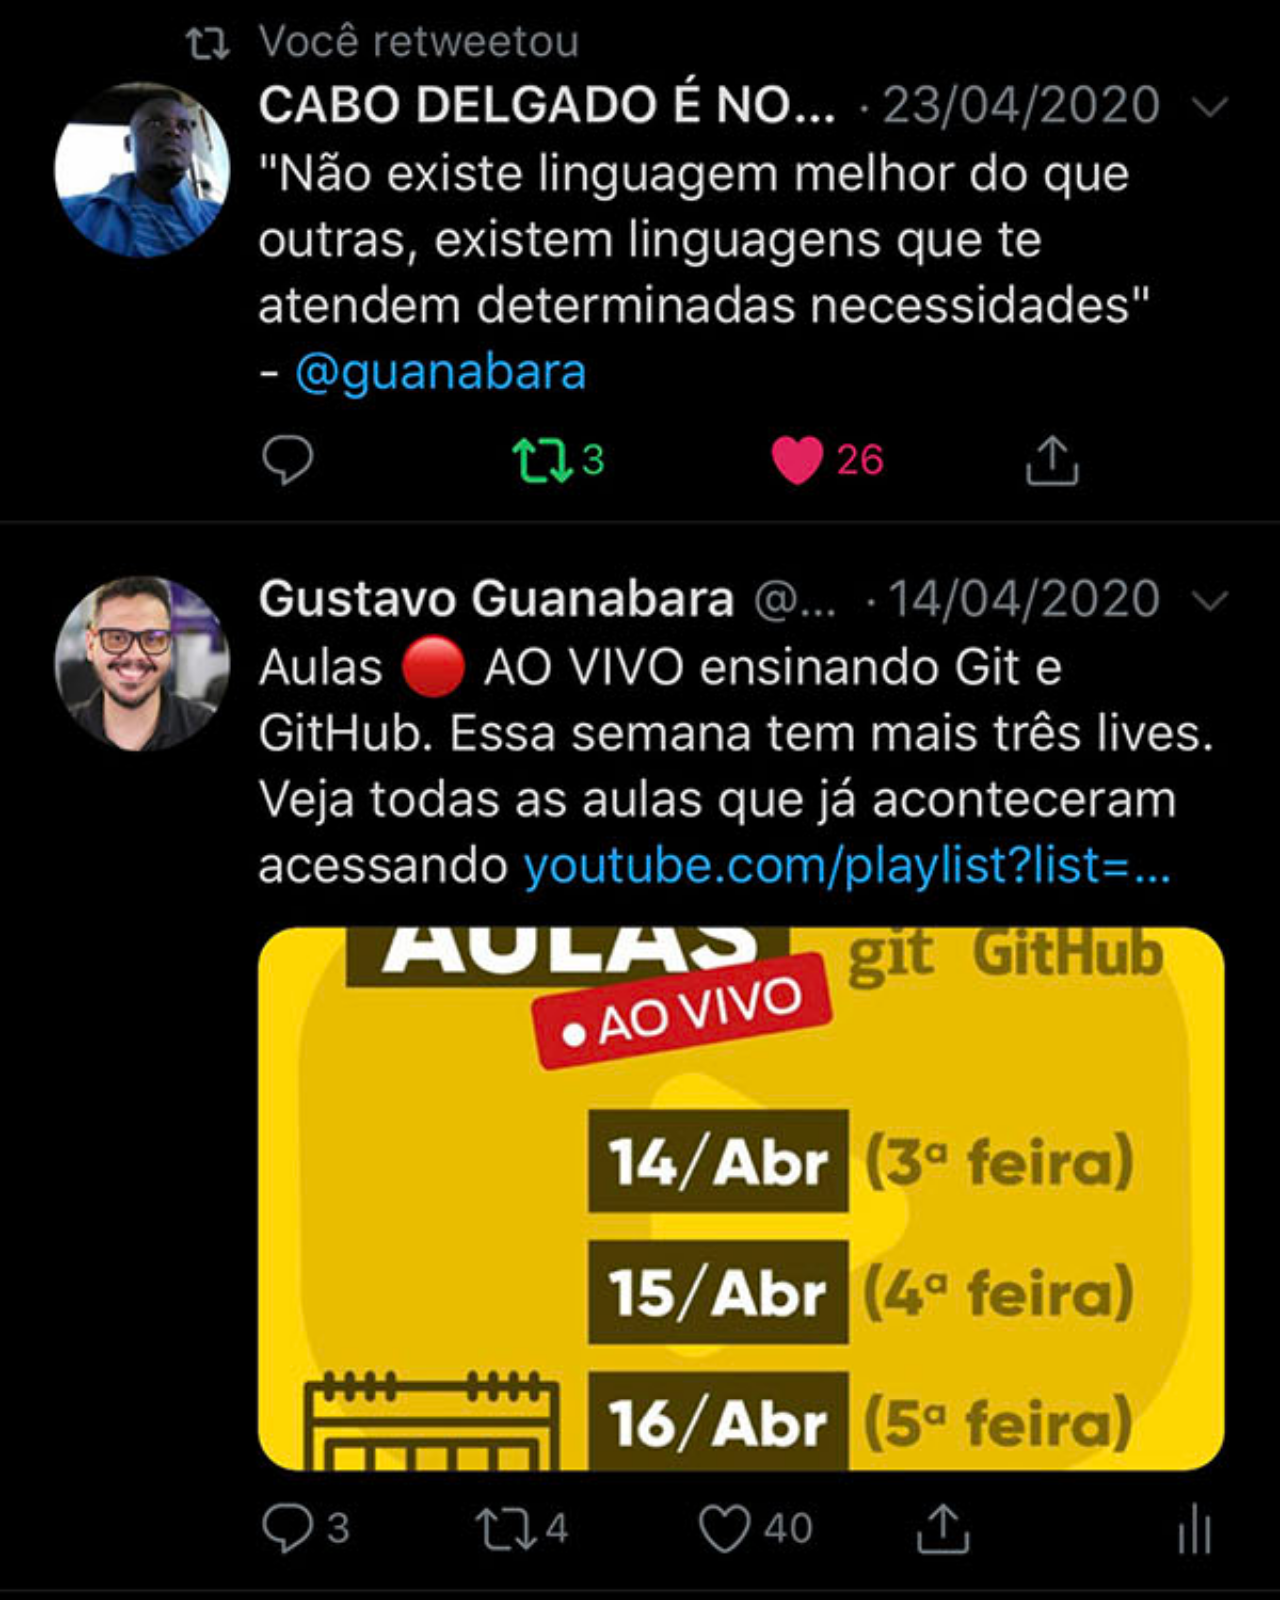
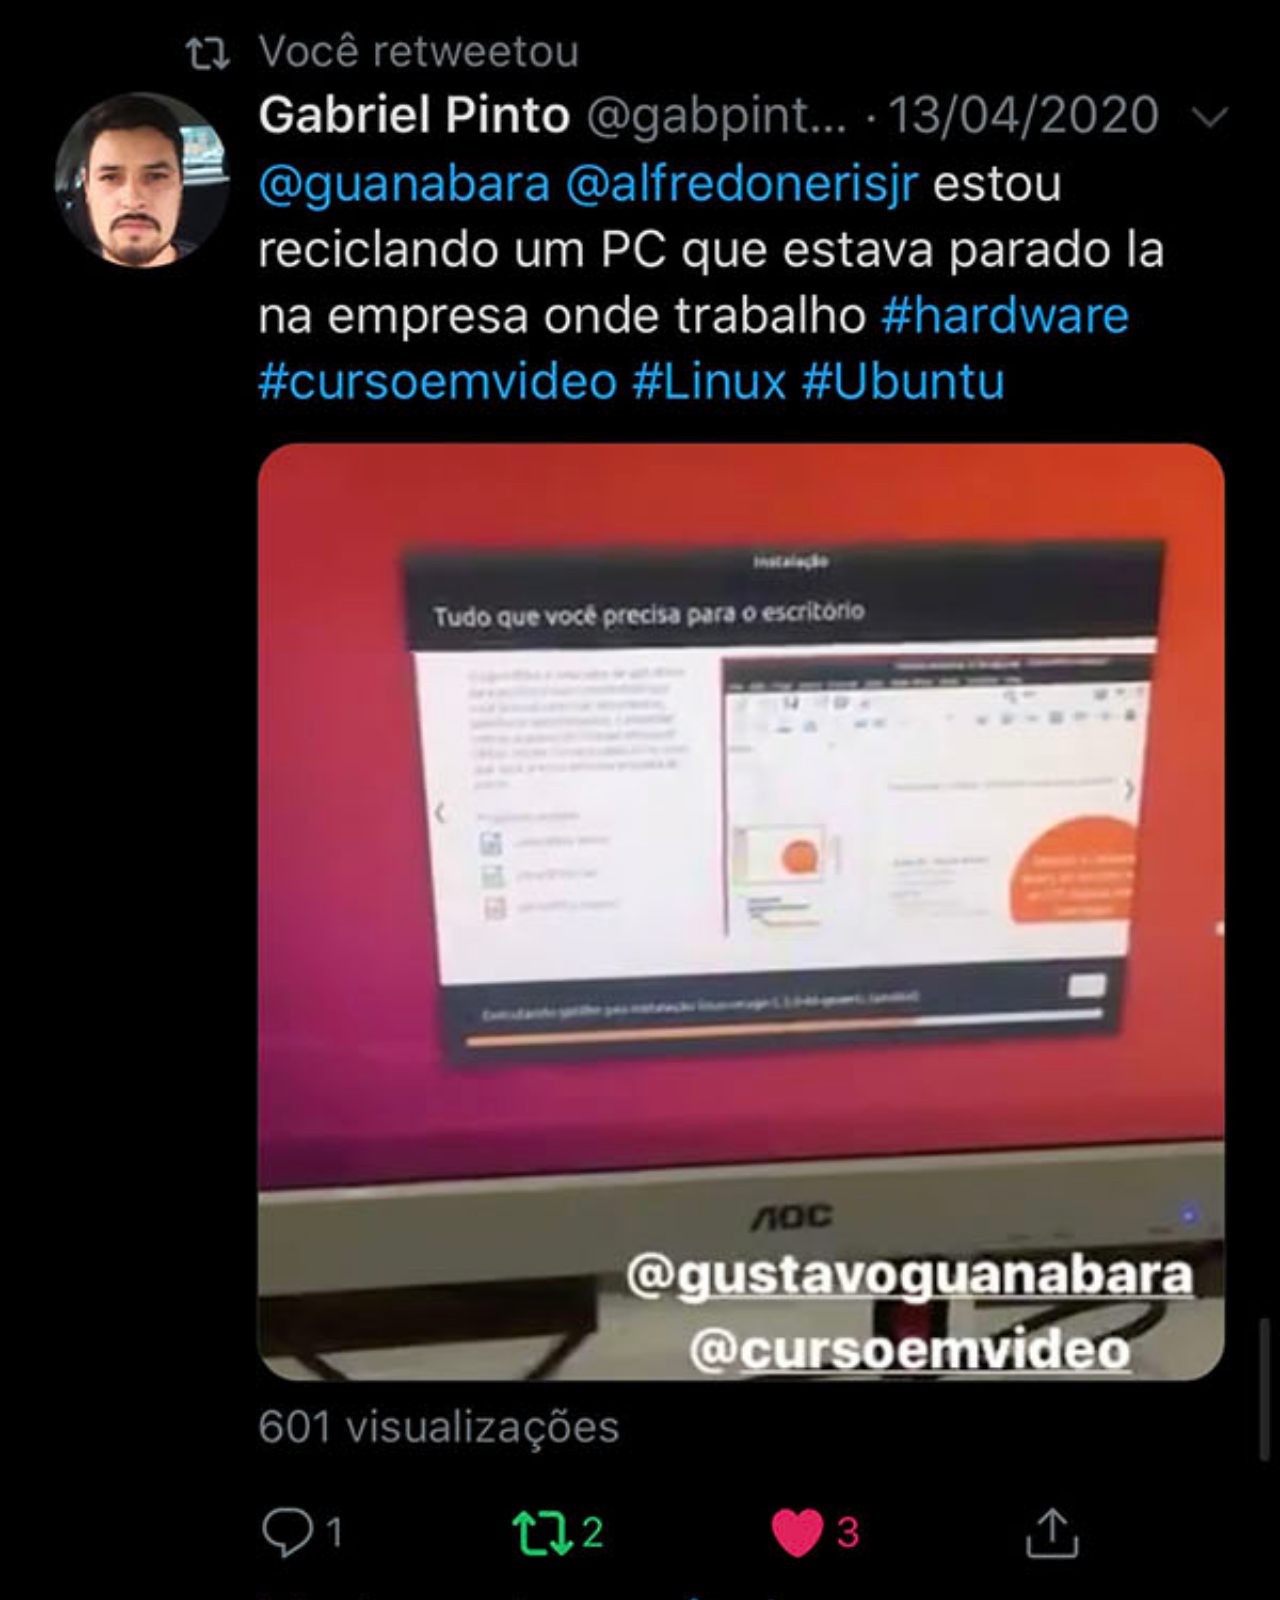
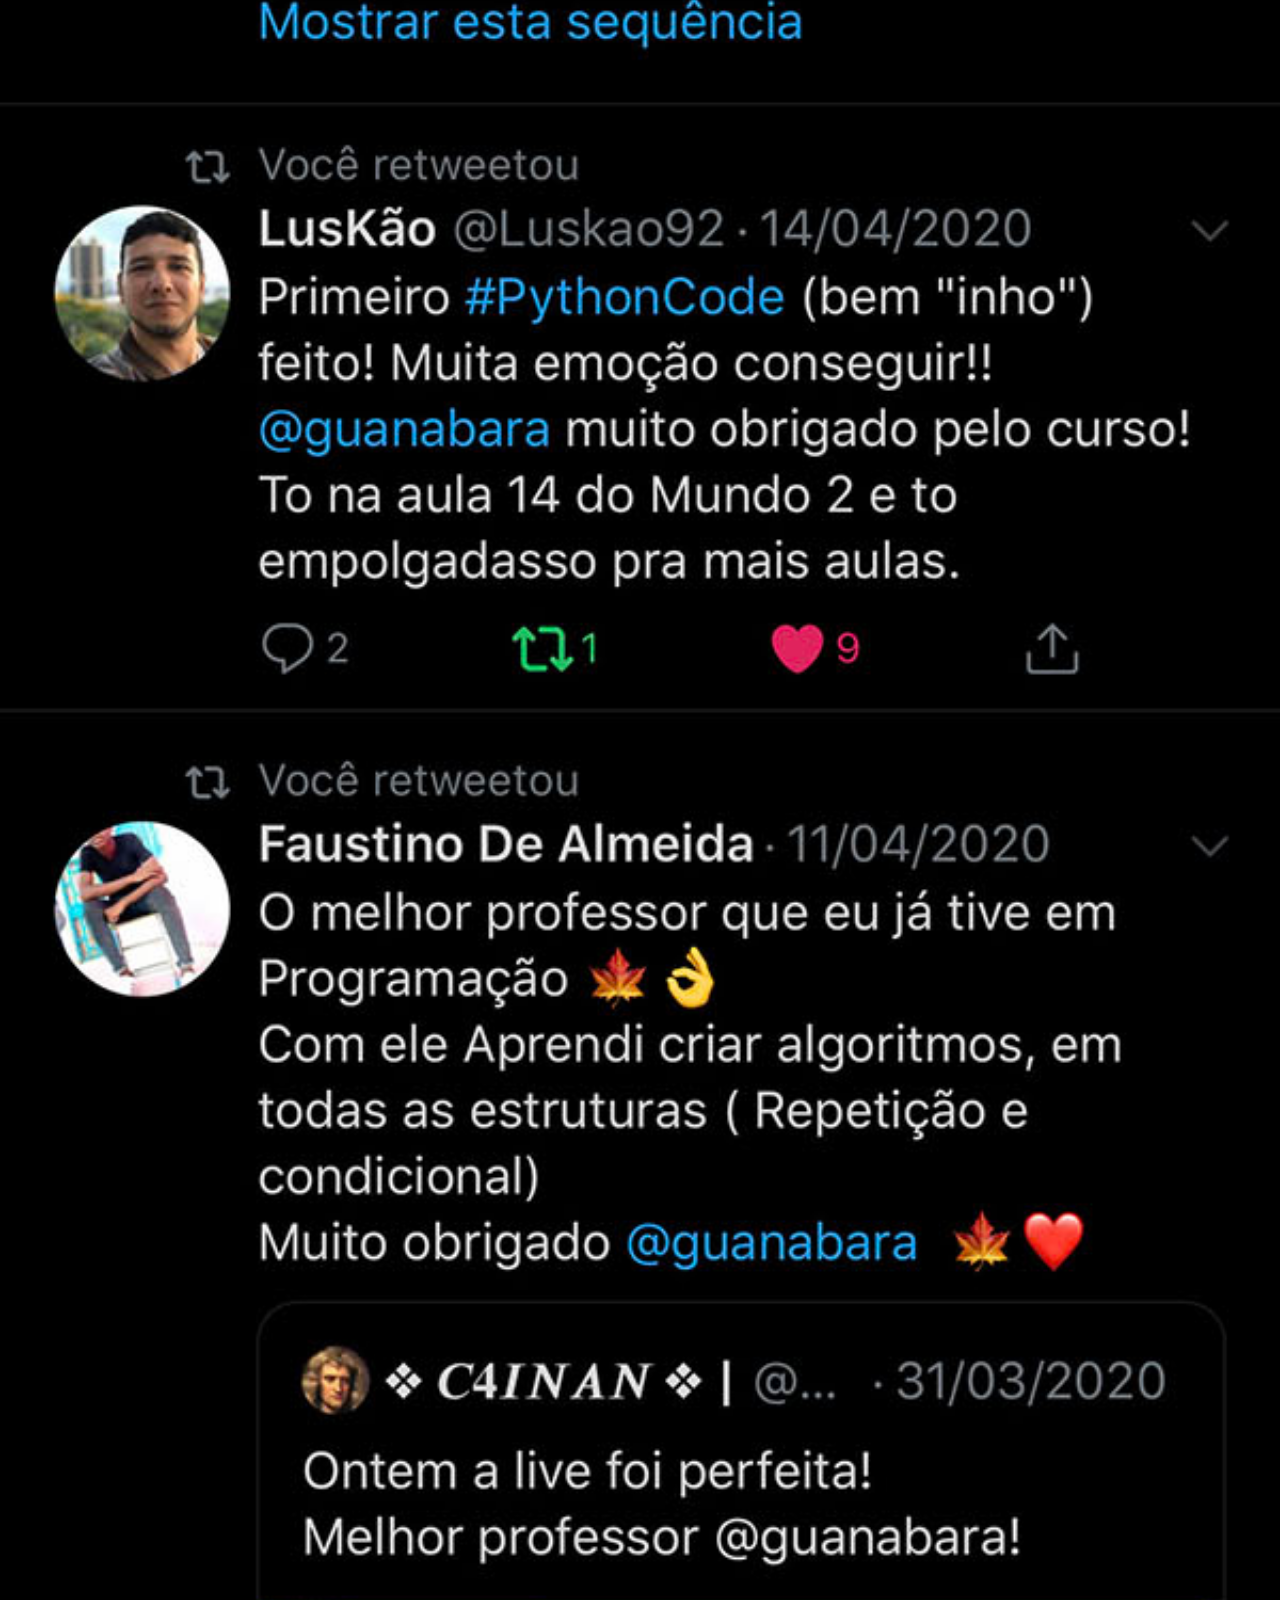
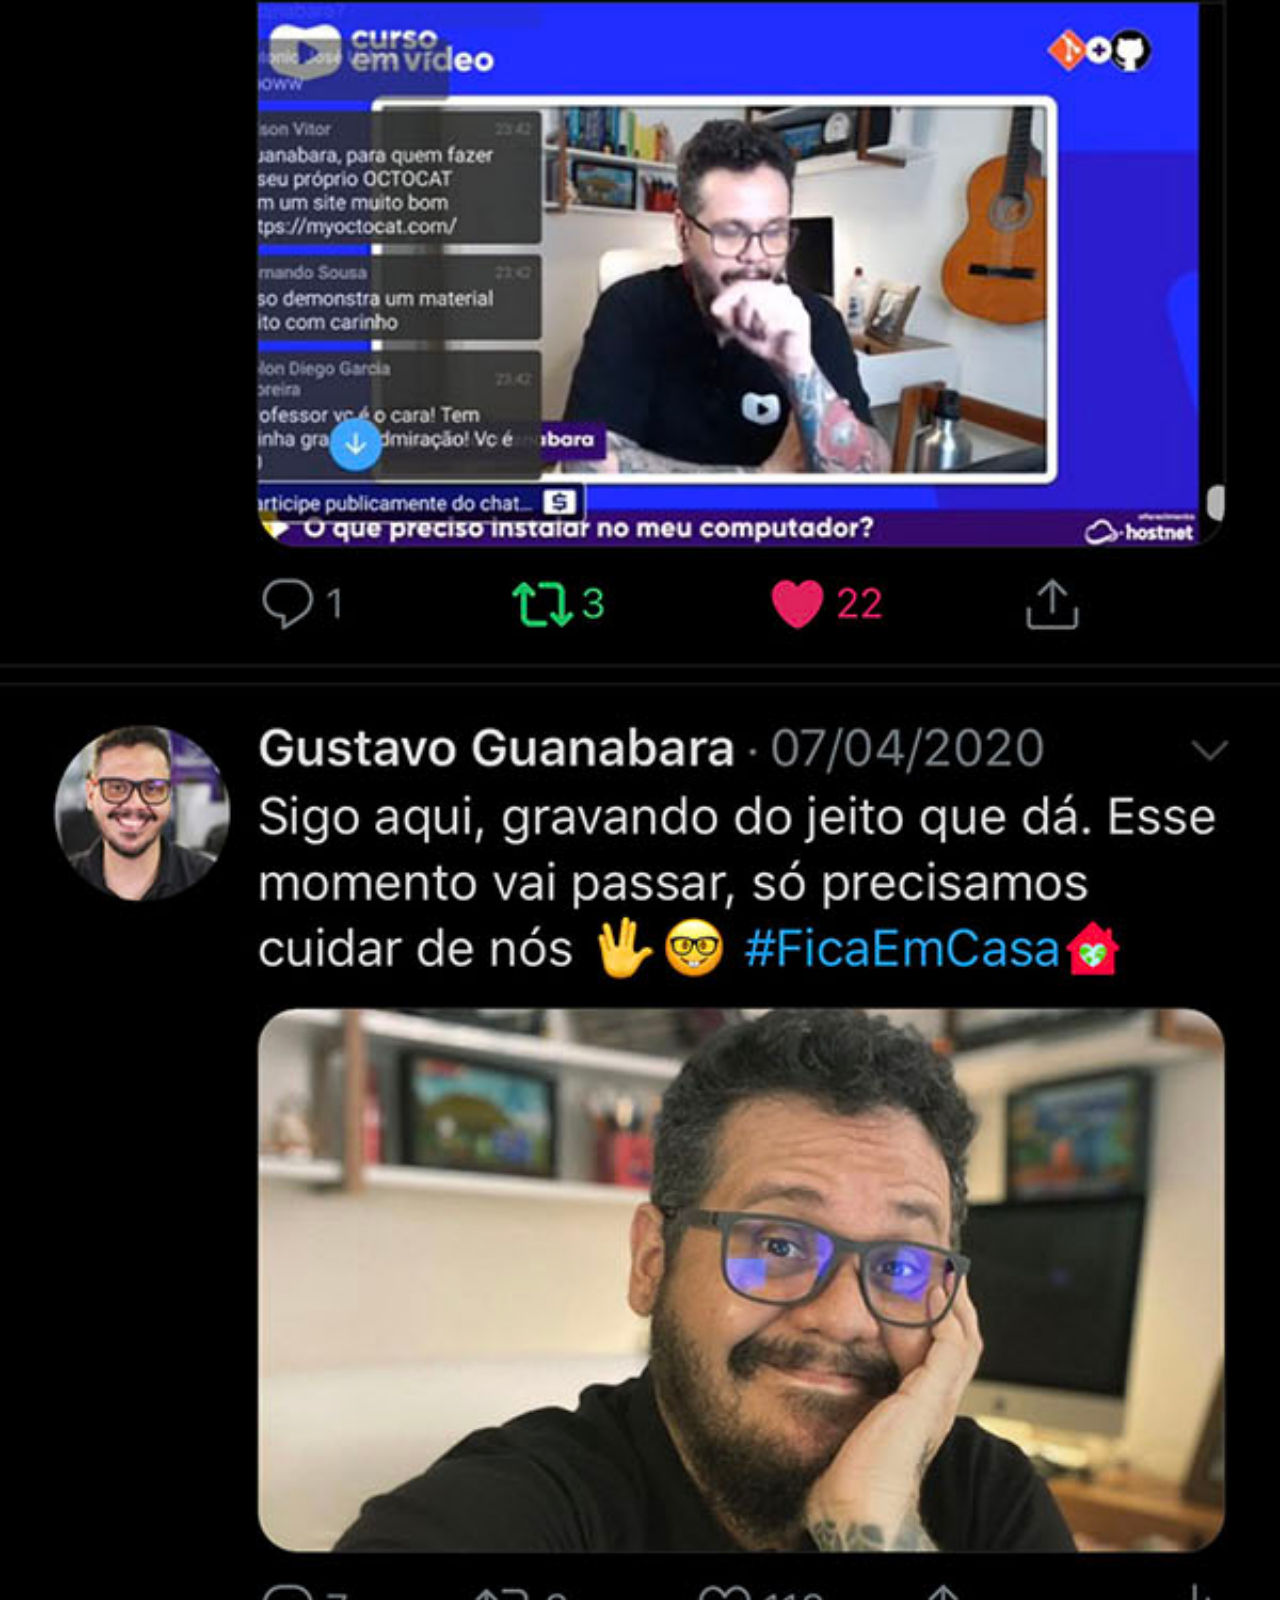
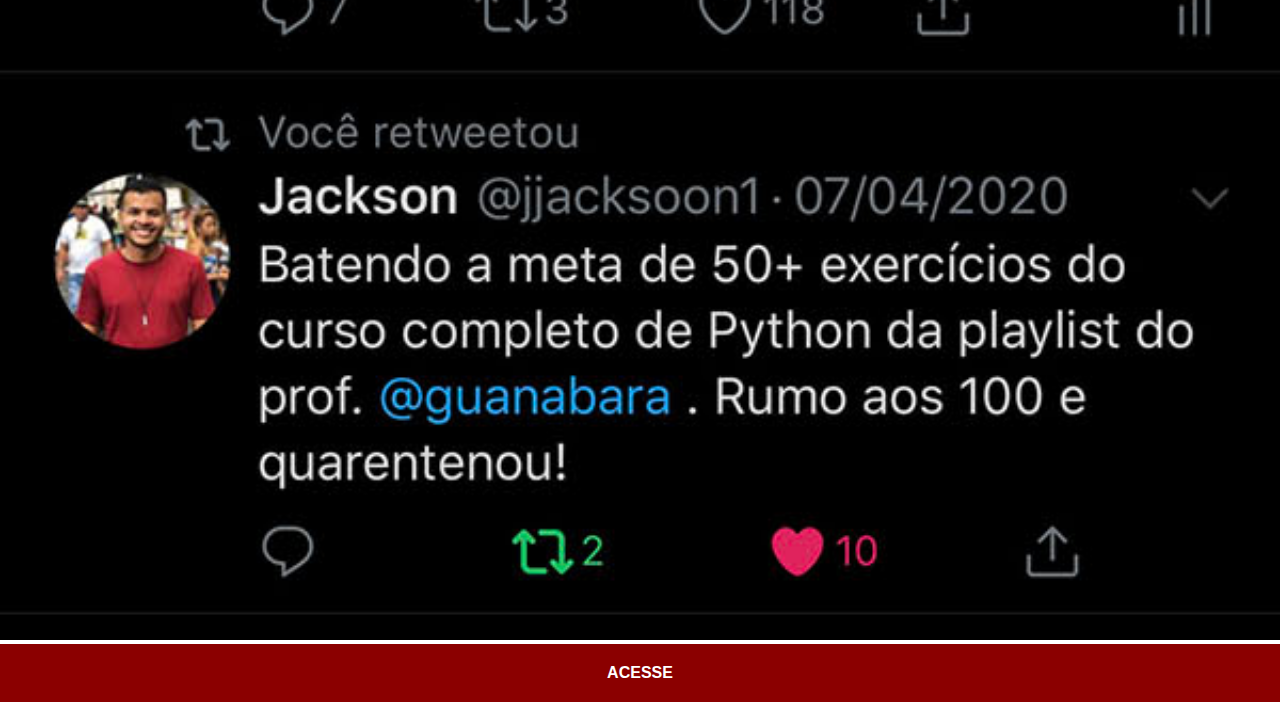
<file: twitter.html>
<!DOCTYPE html>
<html lang="pt-br">
<head>
    <meta charset="UTF-8">
    <meta name="viewport" content="width=device-width, initial-scale=1.0">
    <title>Twitter</title>
    <link rel="stylesheet" href="estilo/social.css">
</head>
<body>
    <img src="imagens/tela-twitter.jpg" alt="Twitter">
    <a href="https://twitter.com/guanabara/" target="_blank">ACESSE</a>
</body>
</html>
</file>
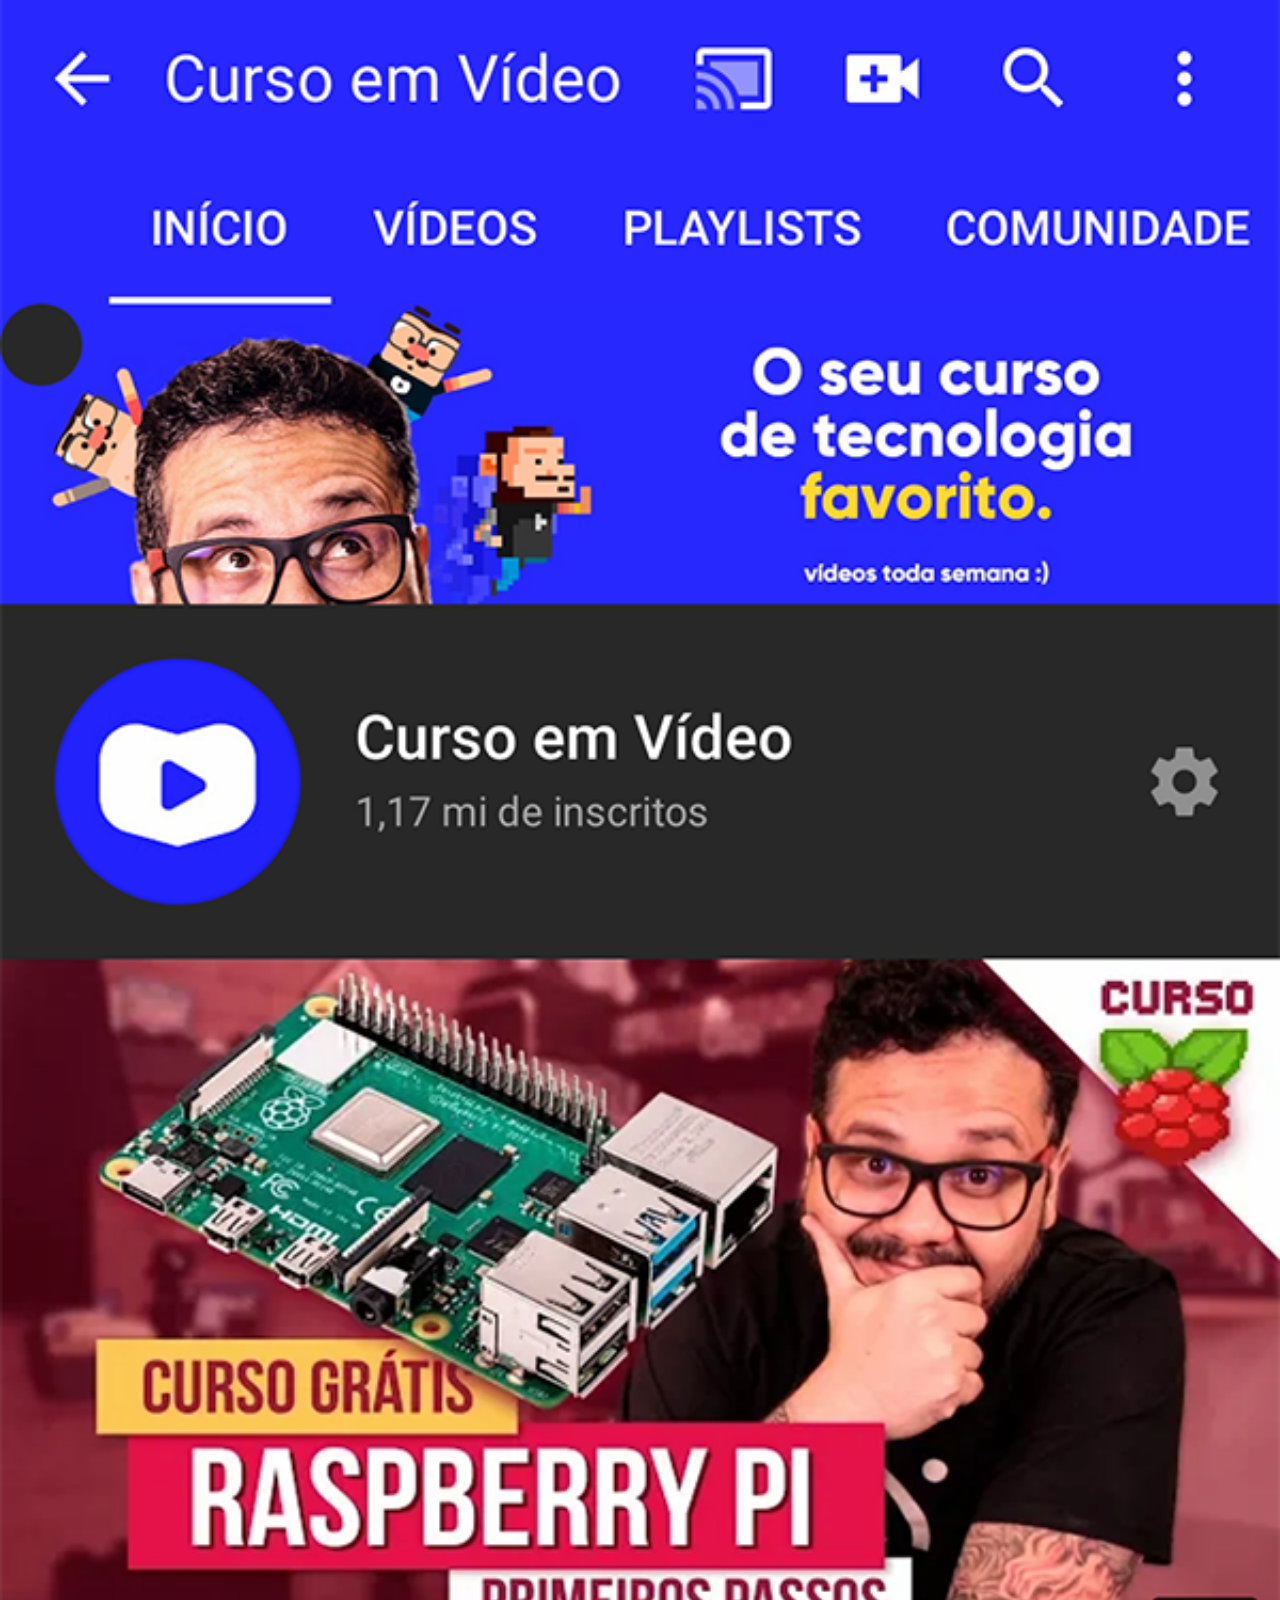
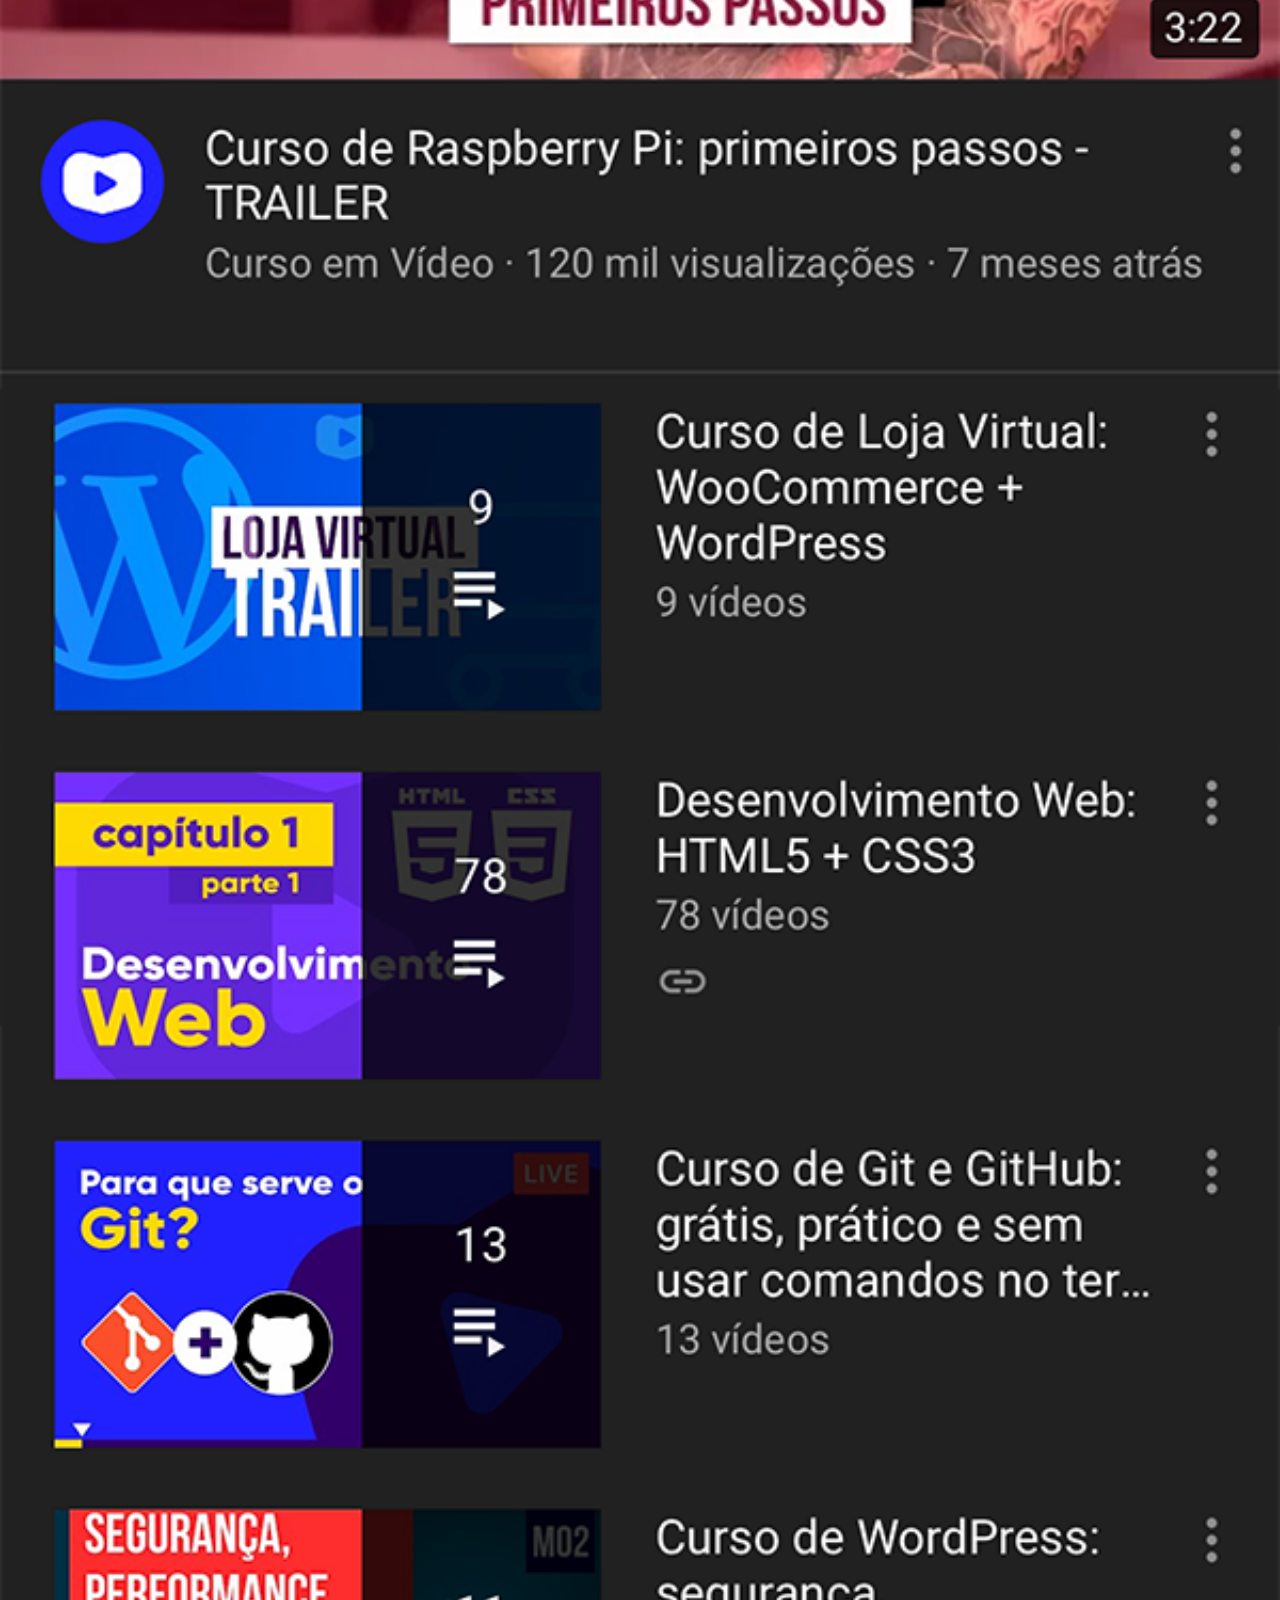
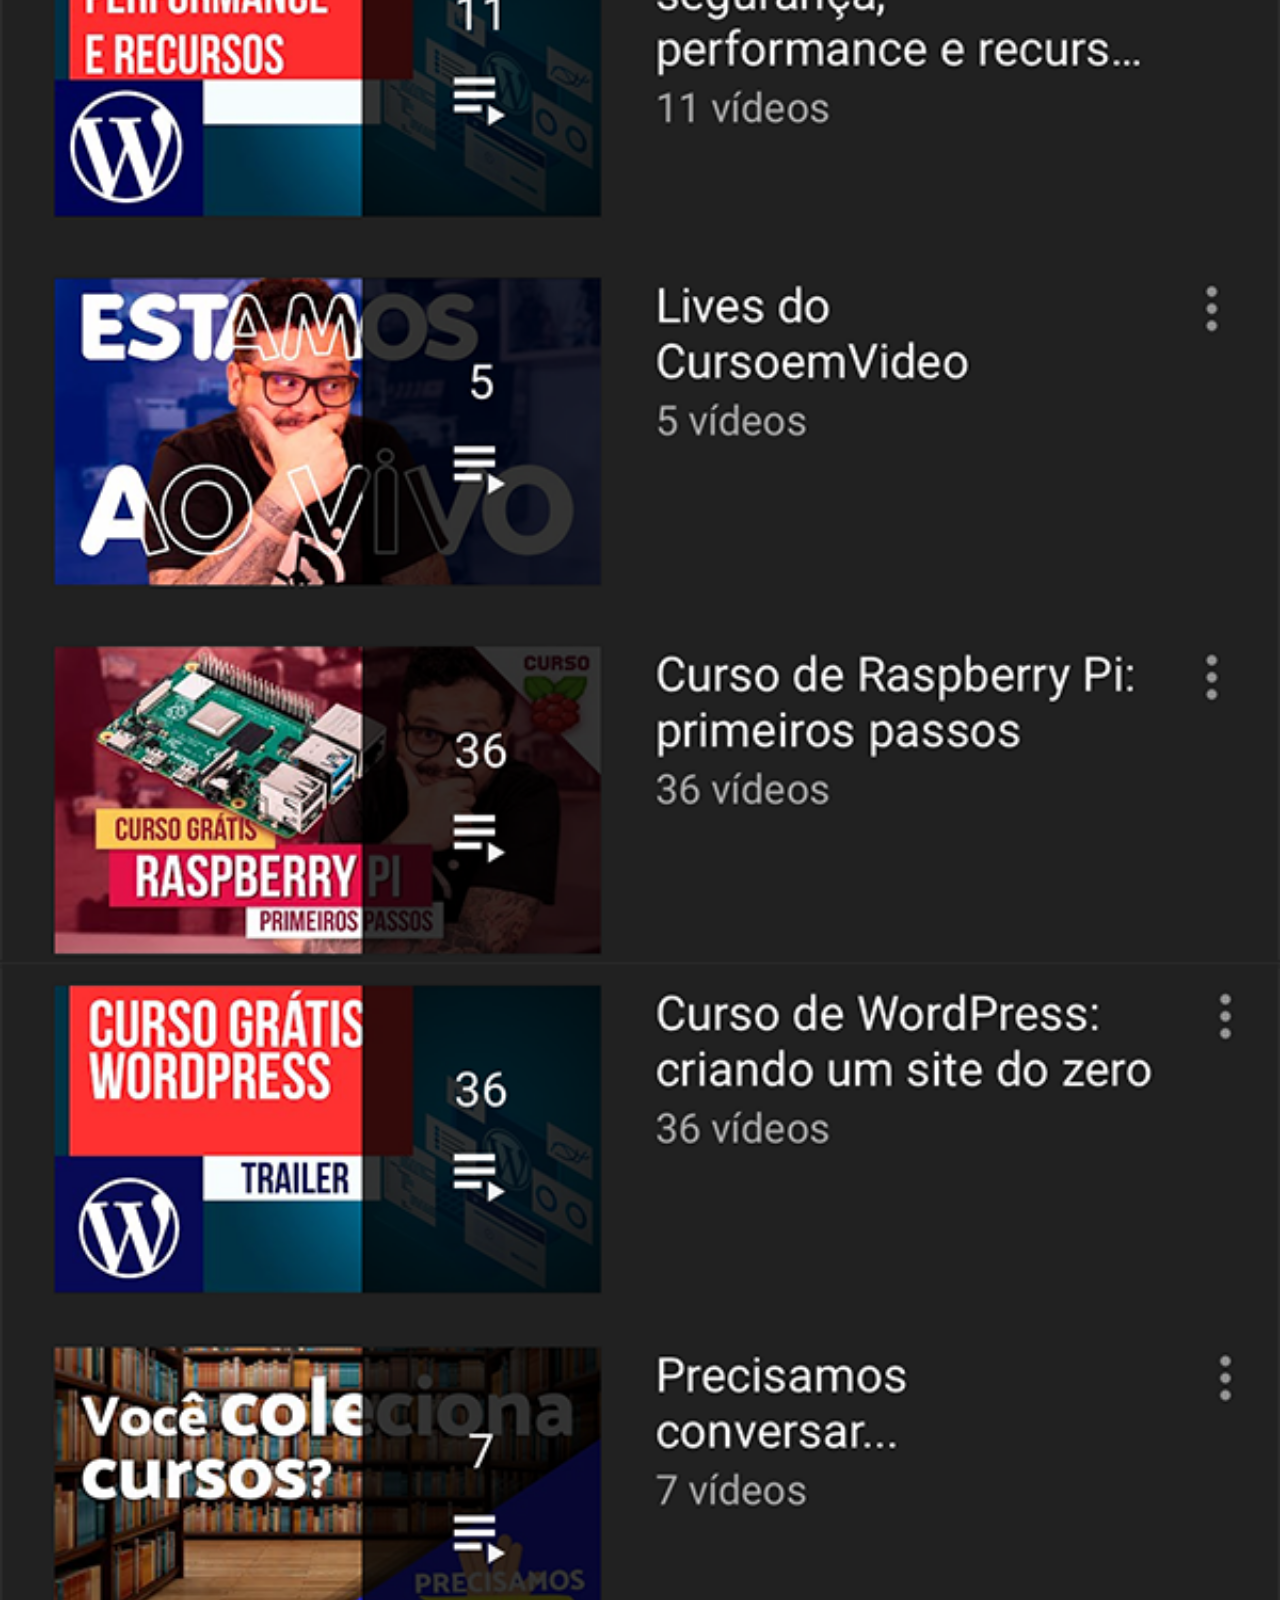
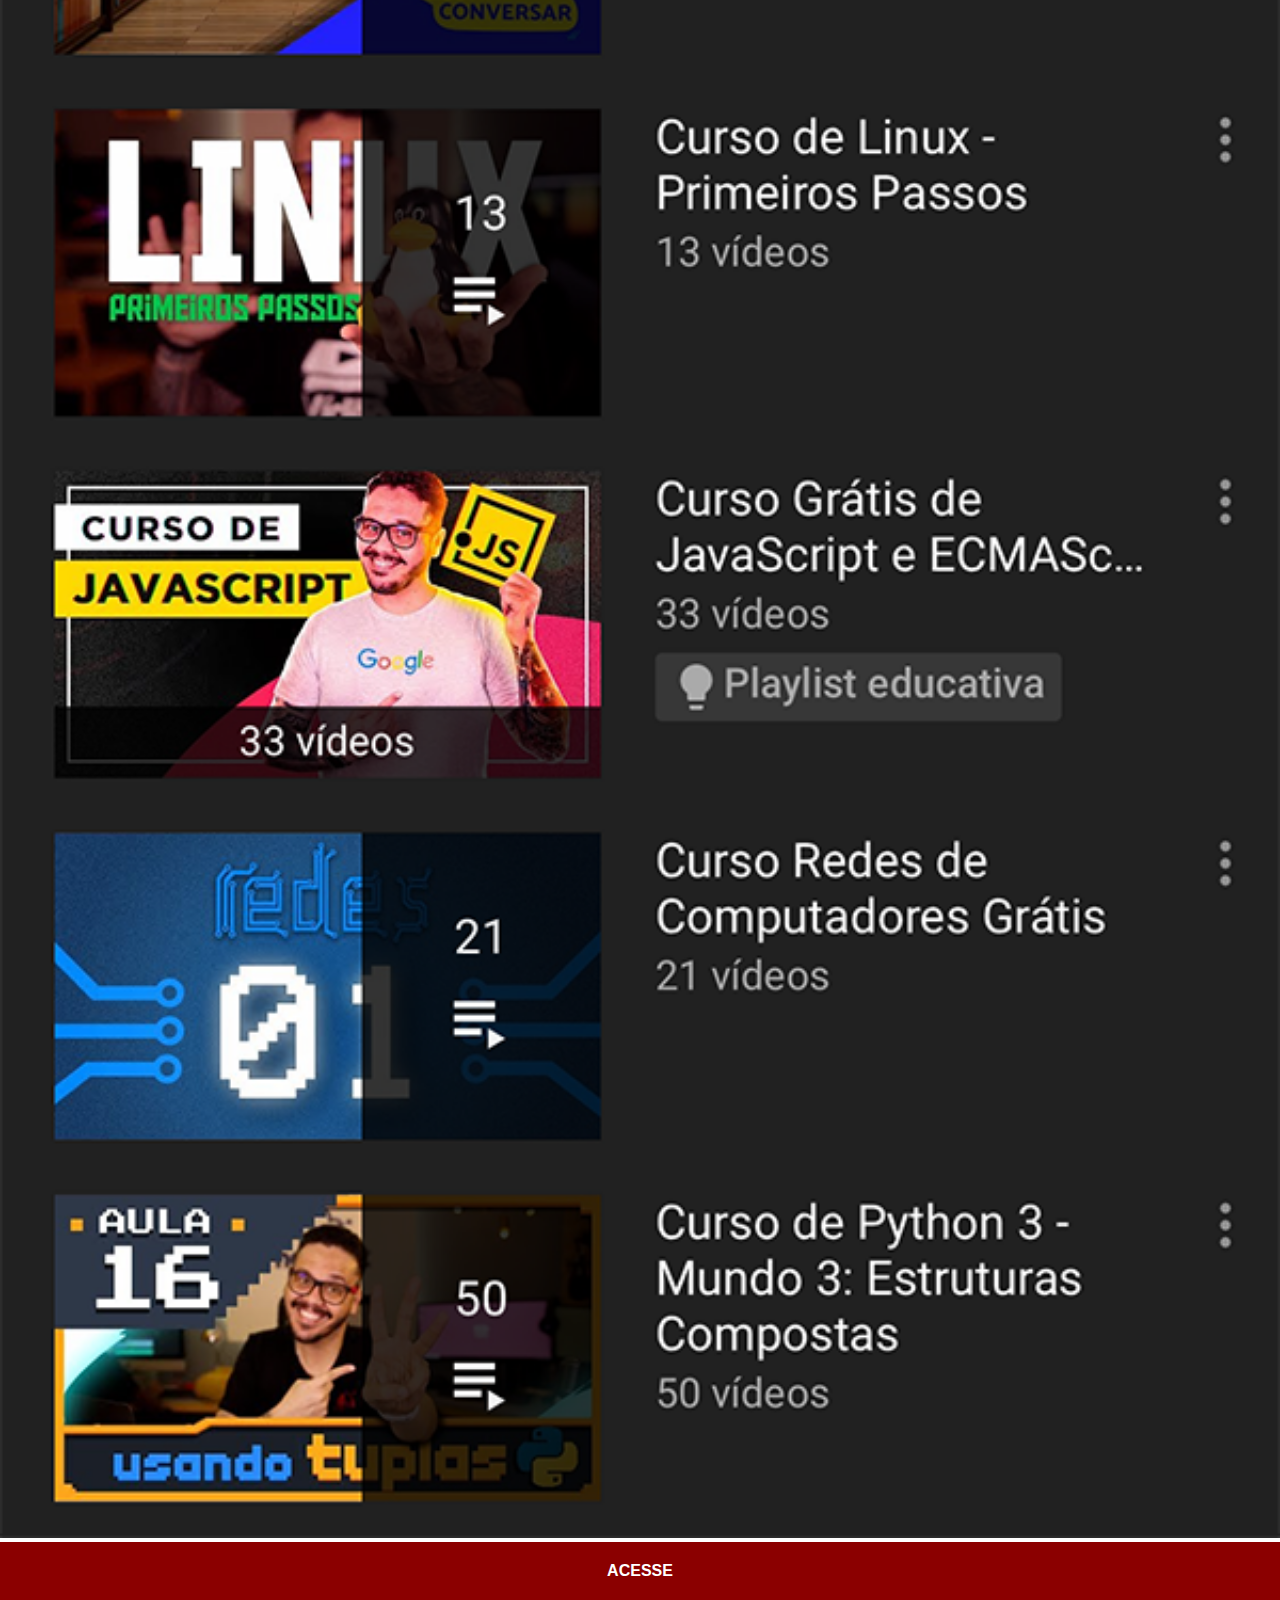
<file: youtube.html>
<!DOCTYPE html>
<html lang="pt-br">
<head>
    <meta charset="UTF-8">
    <meta name="viewport" content="width=device-width, initial-scale=1.0">
    <title>YouTube</title>
   <link rel="stylesheet" href="estilo/social.css">
</head>
<body>
    <img src="imagens/tela-youtube.png" alt="YouTube">
    <a href="https://www.youtube.com/user/cursosemvideo/playlists" target="_blank">ACESSE</a>
    
</body>
</html>
</file>
<file: estilo/style.css>
@charset "UTF-8";

* {
    margin: 0px ;
    padding: 0px;
    font-family: Arial, Helvetica, sans-serif;
}

html, body {
    height: 100vh;
    width: 100vw;
    background-color: black;
}

body {
    background: url(../imagens/fundo-madeira.jpg) no-repeat top center ;
    background-size: cover;
    background-attachment: fixed;
}

main {
    height: 100vh;
    position: relative;
   
}

section#telefone {
    position: absolute;
    top: 50%;
    left: 50%;
    transform: translate(-50%, -50%);
    height: 627px;
    width: 311px;
    background-color: blue;
    background: url(../imagens/frame-iphone.png) no-repeat;
}

iframe#tela {
    position: relative;
    top: 80px;
    left:22px;
    width:267px;
    height: 471px ;
}

section#redes-sociais{
    text-align: right;
}

section#redes-sociais  img {
     width: 50px;
     margin: 10px;
     border-radius: 50%;
     box-shadow: 2px 2px 5px rgba(0, 0, 0, 0.400);
     box-sizing: border-box ;
}

section#redes-sociais img:hover {
    border: 2px solid rgba(255, 255, 255, 0.637);
    transform: translate(-3px, -3px);
    box-shadow: 5px 5px 10px rgba(0, 0, 0, 0.623);
    transition: transform 0.5s;
}
</file>
<file: estilo/social.css>
@charset "UTF-8";

* {
    margin: 0px;
    padding: 0px;
    font-family: Arial, Helvetica, sans-serif;
 }

 ::-webkit-scrollbar {
    width: 0px;
    height: 0px;
 }

 img {
    width: 100vw;

 }

 a {
    display: block;
    background-color: darkred;
    color: white;
    padding: 20px;
    text-align: center;
    font-weight: bolder;
    text-decoration: none;
 }

 a:hover {
    background-color: red;
 }
</file>
